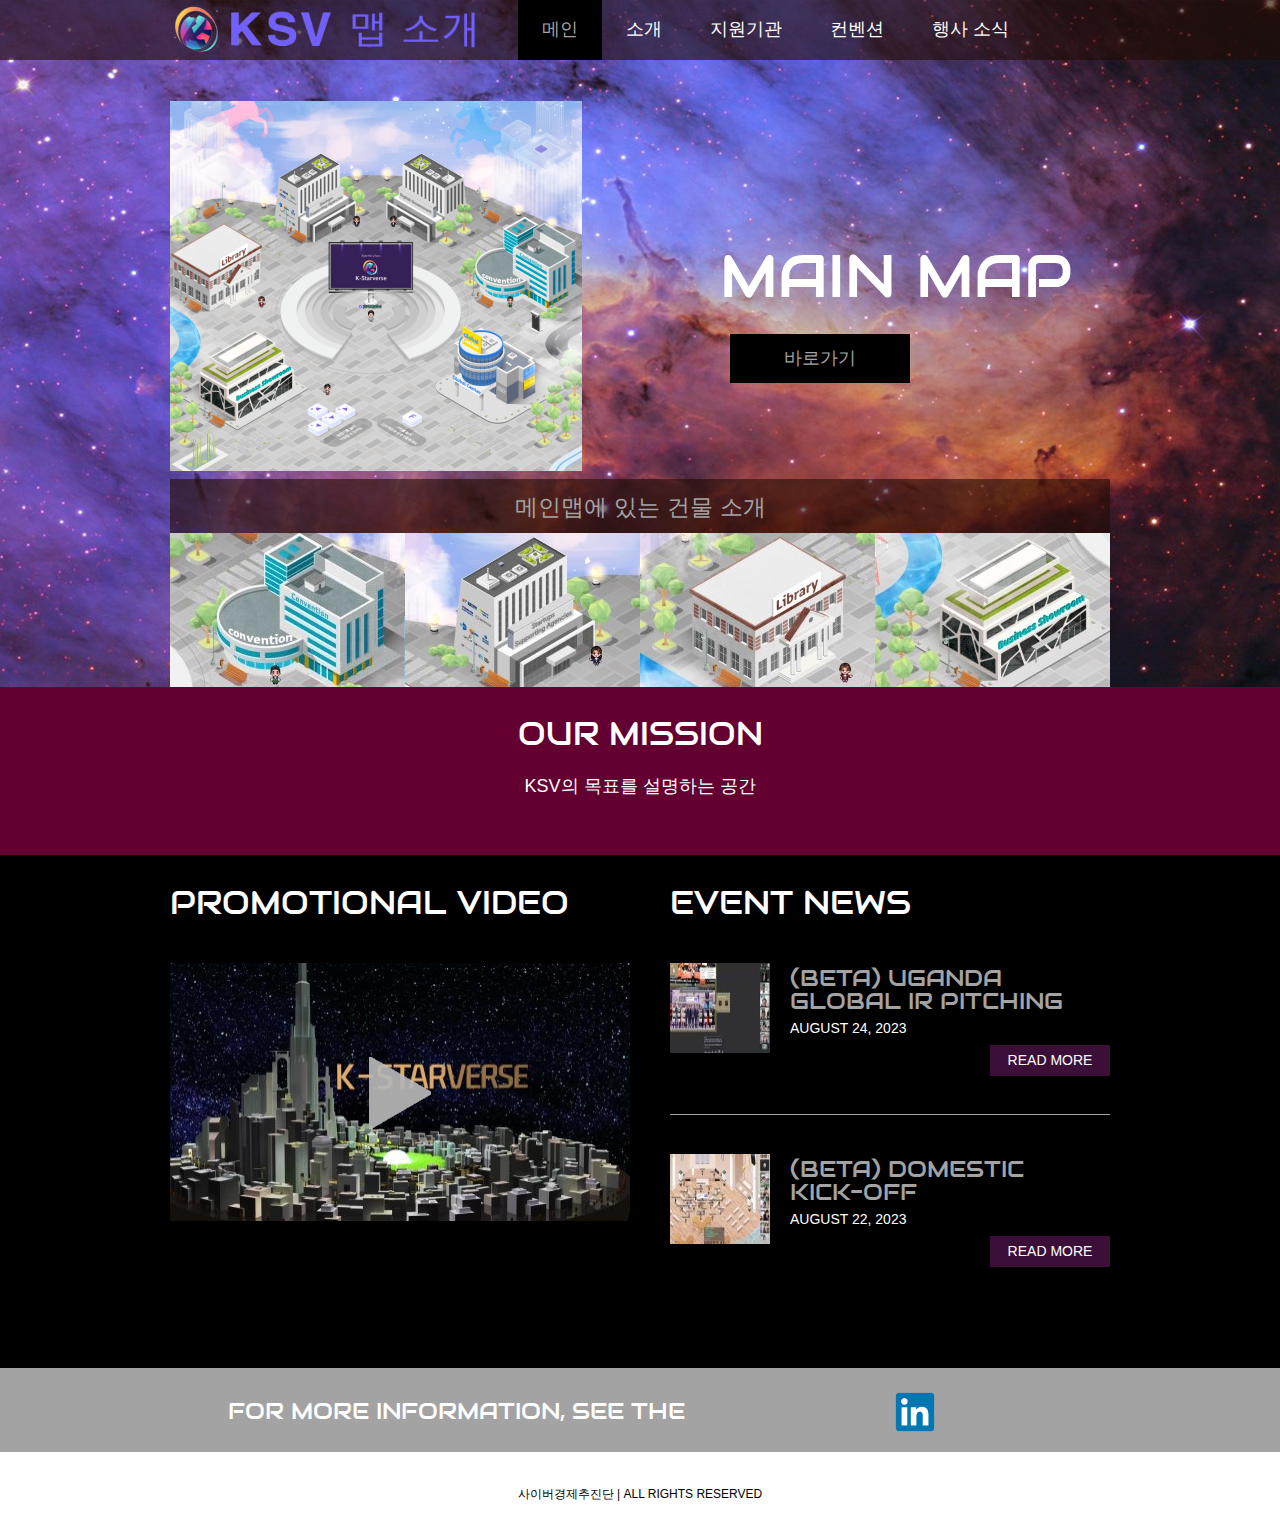
<file: index.html>
<!doctype html>
<!-- Website template by freewebsitetemplates.com -->
<html>
<head>
	<meta charset="UTF-8">
	<meta name="viewport" content="width=device-width, initial-scale=1.0">
	<title>KSV 맵 소개</title>
	<link rel="stylesheet" href="css/style.css" type="text/css">
	<link rel="stylesheet" type="text/css" href="css/mobile.css">
	<script src="js/mobile.js" type="text/javascript"></script>


<style>
    /* 이미지를 가운데 정렬하는 스타일 */
    .center-image {
        display: block; /* 이미지를 블록 요소로 만듭니다. */
        margin: 0 auto; /* 좌우 여백을 자동으로 설정하여 이미지를 수평 가운데 정렬합니다. */
    }
</style>


</head>
<body>
	<div id="page">
		<div id="header">
			<div>
				<a href="index.html" class="logo"><img src="images/logo.png" alt=""></a>
				<ul id="navigation">
					<li class="selected">
						<a href="index.html">메인</a>
					</li>
					<li>
						<a href="about.html">소개</a>

					</li>
					<li class="menu">
						<a href="supportingagencies.html">지원기관</a>
						<ul class="primary">
							<li>
								<a href="kised.html">창업진흥원</a>
								<a href="tipa.html">중진공</a>
							</li>
						</ul>
					</li>
					<li class="menu">
						<a href="convention.html">컨벤션</a>
					</li>

					<li>
						<a href="event.html">행사 소식</a>
					</li>



				</ul>
			</div>
		</div>
		<div id="body" class="home">
			<div class="header">
				<div>
					<img src="images/satellite.png" alt="" class="satellite">
					<h1>main map</h1>
					<a href="https://zep.us/@KSV" class="more">바로가기</a>

					<br><br><br><br><br><br><br><br><br><br><br><br><br><br><br>
					<h3>메인맵에 있는 건물 소개</h3>
					<ul>
						<li>
							<a href="convention.html"><img src="images/project-image1.jpg" alt=""></a>
						</li>
						<li>
							<a href="supportingagencies.html"><img src="images/project-image2.jpg" alt=""></a>
						</li>
						<li>
							<a href="https://zep.us/@KSV/8r35xw"><img src="images/project-image3.jpg" alt=""></a>
						</li>
						<li>
							<a href="https://zep.us/@KSV/DwrBkr"><img src="images/project-image4.jpg" alt=""></a>
						</li>
					</ul>
				</div>
			</div>
			<div class="body">
				<div>
					<h1>our MISSION</h1>
					<p>KSV의 목표를 설명하는 공간</p>
				</div>
			</div>
			<div class="footer">
				<div>
					<ul>
						<li>
							<h1>Promotional video</h1>
							<a href="https://www.youtube.com/watch?v=ydKCk5bhwvo"><img src="images/mars-rover.jpg" alt=""><span></span></a>
						</li>
						<li>
							<h1>Event news</h1>
							<ul>
								<li>
									<a href="event.html"><img src="images/finding-planet.jpg" alt=""></a>
									<h1>(Beta) Uganda Global IR Pitching</h1>
									<span>August 24, 2023</span>
									<a href="event.html" class="more">Read More</a>
								</li>
								<li>
									<a href="event.html"><img src="images/new-satellitedish.jpg" alt=""></a>
									<h1>(beta) Domestic kick-off</h1>
									<span>August 22, 2023</span>
									<a href="event.html" class="more">Read More</a>
								</li>
							</ul>
						</li>
					</ul>
				</div>
			</div>
		</div>
		<div id="footer">
			<div class="connect">

					<div>
					<h1>For more information, see the</h1>


						 <a href="https://www.linkedin.com/company/k-starverse/"><img src="images/linkedin-logo.png" alt="이미지 설명" class="center-image" width="40" height="40"></a>


				</div>

			</div>
			<div class="footnote">
				<div>
					<p> 사이버경제추진단 | ALL RIGHTS RESERVED</p>
				</div>
			</div>
		</div>
	</div>
</body>
</html>
</file>
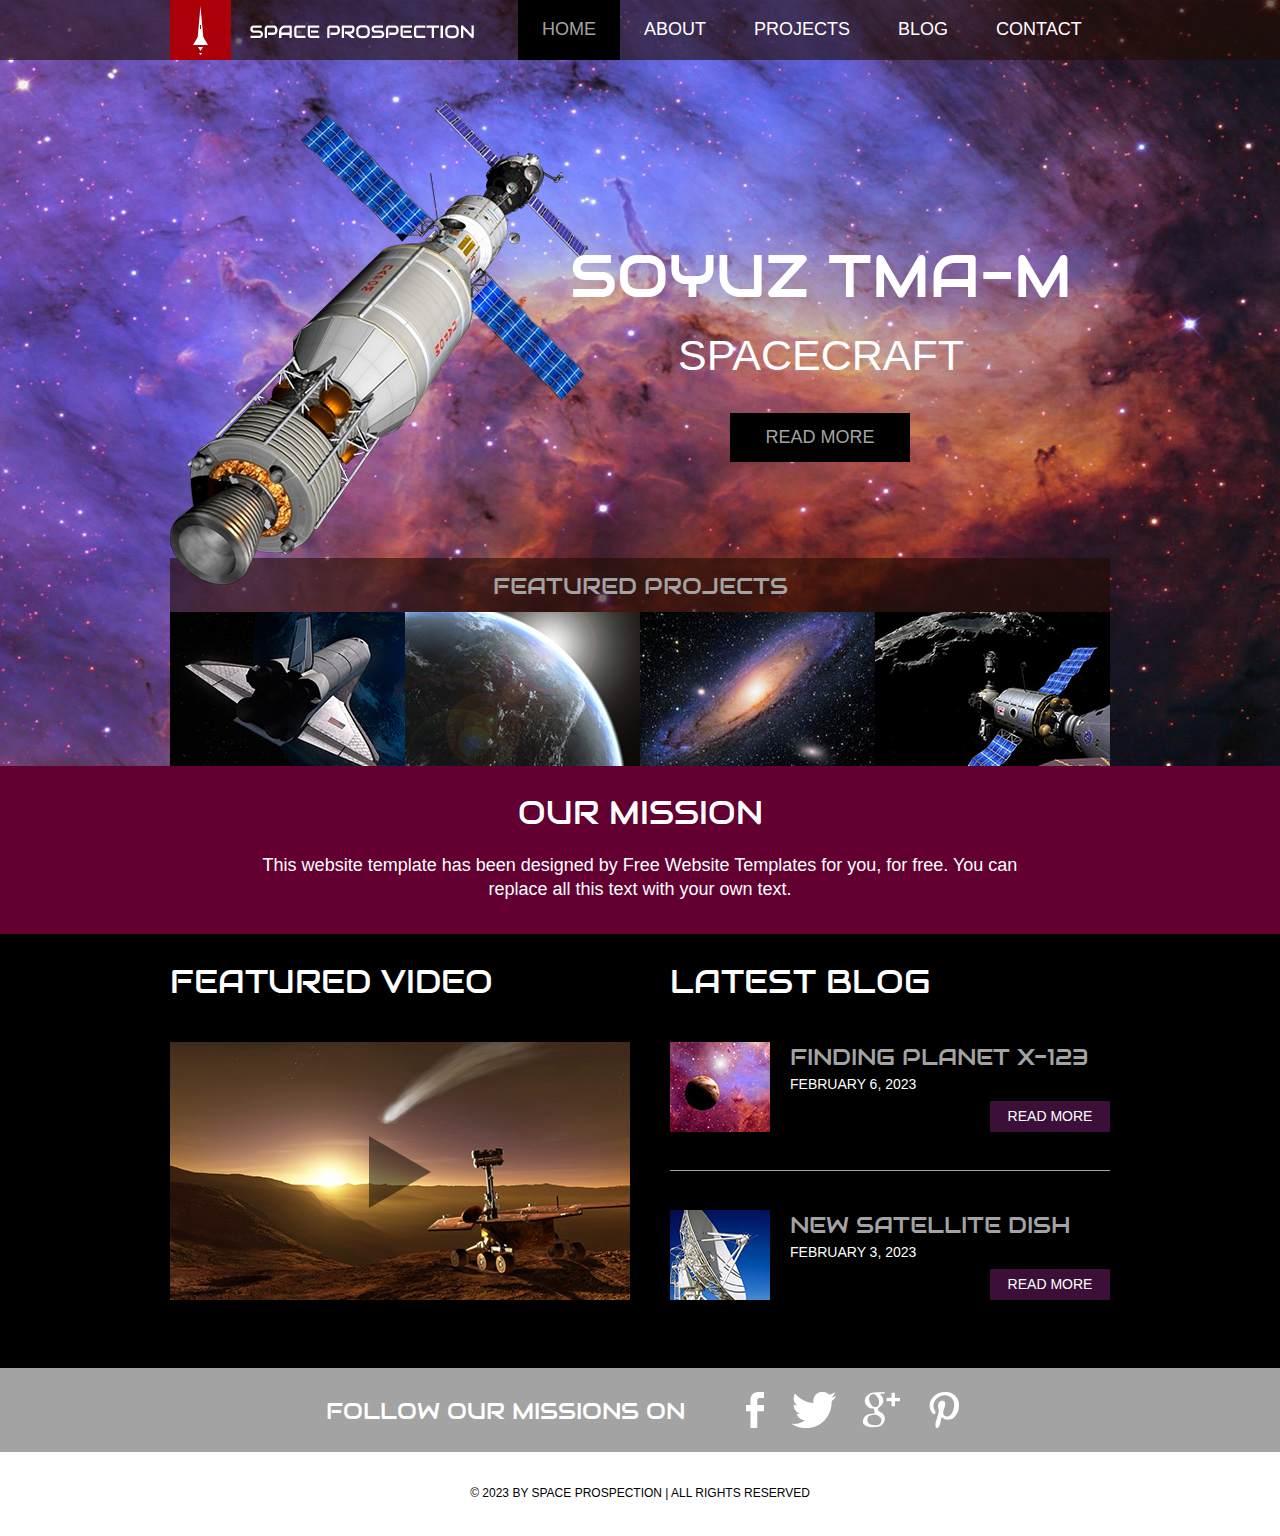
<file: space-science/upload/index.html>
<!doctype html>
<!-- Website template by freewebsitetemplates.com -->
<html>
<head>
	<meta charset="UTF-8">
	<meta name="viewport" content="width=device-width, initial-scale=1.0">
	<title>Space Science Website Template</title>
	<link rel="stylesheet" href="css/style.css" type="text/css">
	<link rel="stylesheet" type="text/css" href="css/mobile.css">
	<script src="js/mobile.js" type="text/javascript"></script>
</head>
<body>
	<div id="page">
		<div id="header">
			<div>
				<a href="index.html" class="logo"><img src="images/logo.png" alt=""></a>
				<ul id="navigation">
					<li class="selected">
						<a href="index.html">Home</a>
					</li>
					<li>
						<a href="about.html">About</a>
					</li>
					<li class="menu">
						<a href="projects.html">Projects</a>
						<ul class="primary">
							<li>
								<a href="proj1.html">proj 1</a>
							</li>
						</ul>
					</li>
					<li class="menu">
						<a href="blog.html">Blog</a>
						<ul class="secondary">
							<li>
								<a href="singlepost.html">Single post</a>
							</li>
						</ul>
					</li>
					<li>
						<a href="contact.html">Contact</a>
					</li>
				</ul>
			</div>
		</div>
		<div id="body" class="home">
			<div class="header">
				<div>
					<img src="images/satellite.png" alt="" class="satellite">
					<h1>SOYUZ TMA-M</h1>
					<h2>SPACECRAFT</h2>
					<a href="blog.html" class="more">Read More</a>
					<h3>FEATURED PROJECTS</h3>
					<ul>
						<li>
							<a href="projects.html"><img src="images/project-image1.jpg" alt=""></a>
						</li>
						<li>
							<a href="projects.html"><img src="images/project-image2.jpg" alt=""></a>
						</li>
						<li>
							<a href="projects.html"><img src="images/project-image3.jpg" alt=""></a>
						</li>
						<li>
							<a href="projects.html"><img src="images/project-image4.jpg" alt=""></a>
						</li>
					</ul>
				</div>
			</div>
			<div class="body">
				<div>
					<h1>OUR MISSION</h1>
					<p>This website template has been designed by Free Website Templates for you, for free. You can replace all this text with your own text.</p>
				</div>
			</div>
			<div class="footer">
				<div>
					<ul>
						<li>
							<h1>FEATURED VIDEO</h1>
							<a href="blog.html"><img src="images/mars-rover.jpg" alt=""><span></span></a>
						</li>
						<li>
							<h1>LATEST BLOG</h1>
							<ul>
								<li>
									<a href="blog.html"><img src="images/finding-planet.jpg" alt=""></a>
									<h1>FINDING PLANET X-123</h1>
									<span>FEBRUARY 6, 2023</span>
									<a href="blog.html" class="more">Read More</a>
								</li>
								<li>
									<a href="blog.html"><img src="images/new-satellitedish.jpg" alt=""></a>
									<h1>NEW SATELLITE DISH</h1>
									<span>FEBRUARY 3, 2023</span>
									<a href="blog.html" class="more">Read More</a>
								</li>
							</ul>
						</li>
					</ul>
				</div>
			</div>
		</div>
		<div id="footer">
			<div class="connect">
				<div>
					<h1>FOLLOW OUR  MISSIONS ON</h1>
					<div>
						<a href="http://freewebsitetemplates.com/go/facebook/" class="facebook">facebook</a>
						<a href="http://freewebsitetemplates.com/go/twitter/" class="twitter">twitter</a>
						<a href="http://freewebsitetemplates.com/go/googleplus/" class="googleplus">googleplus</a>
						<a href="http://pinterest.com/fwtemplates/" class="pinterest">pinterest</a>
					</div>
				</div>
			</div>
			<div class="footnote">
				<div>
					<p>&copy; 2023 BY SPACE PROSPECTION | ALL RIGHTS RESERVED</p>
				</div>
			</div>
		</div>
	</div>
</body>
</html>
</file>
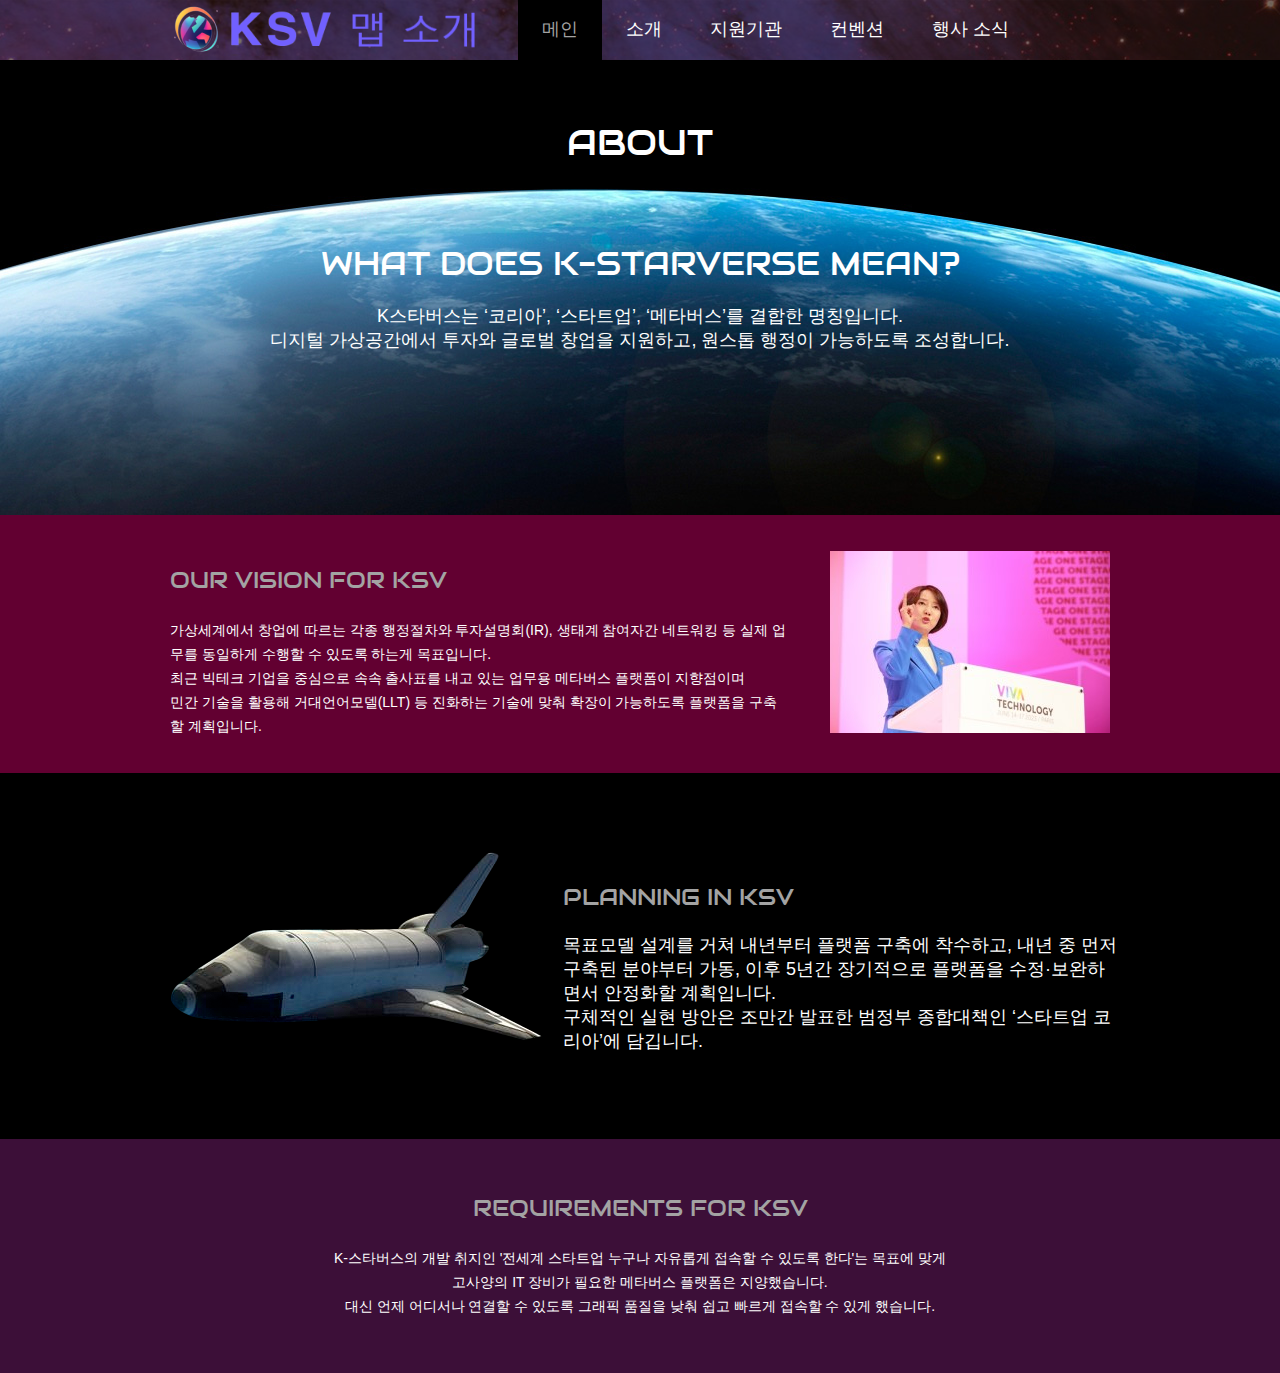
<file: about.html>
<!doctype html>
<!-- Website template by freewebsitetemplates.com -->
<html>
<head>
	<meta charset="UTF-8">
	<meta name="viewport" content="width=device-width, initial-scale=1.0">
	<title>KSV 소개</title>
	<link rel="stylesheet" href="css/style.css" type="text/css">
	<link rel="stylesheet" type="text/css" href="css/mobile.css">
	<script src="js/mobile.js" type="text/javascript"></script>
</head>
<body>
	<div id="page">
		<div id="header">
			<div>
				<a href="index.html" class="logo"><img src="images/logo.png" alt=""></a>
				<ul id="navigation">
					<li class="selected">
						<a href="index.html">메인</a>
					</li>
					<li>
						<a href="about.html">소개</a>

					</li>
					<li class="menu">
						<a href="supportingagencies.html">지원기관</a>
						<ul class="primary">
							<li>
								<a href="kised.html">창업진흥원</a>
								<a href="tipa.html">중진공</a>
							</li>
						</ul>
					</li>
					<li class="menu">
						<a href="convention.html">컨벤션</a>
					</li>

					<li>
						<a href="event.html">행사 소식</a>
					</li>

				</ul>
			</div>
		</div>
		<div id="body" class="about">
			<div class="header">
				<div>
					<h1>About</h1>
					<h2>What does K-StarVerse mean?</h2>
					<p>K스타버스는 ‘코리아’, ‘스타트업’, ‘메타버스’를 결합한 명칭입니다. <br> 디지털 가상공간에서 투자와 글로벌 창업을 지원하고, 원스톱 행정이 가능하도록 조성합니다.</p>
				</div>
			</div>
			<div class="body">
				<div>
					<img src="images/earth-satellite.jpg" alt="">
					<h2>Our vision for KSV</h2>
					<p>가상세계에서 창업에 따르는 각종 행정절차와 투자설명회(IR), 생태계 참여자간 네트워킹 등 실제 업무를 동일하게 수행할 수 있도록 하는게 목표입니다.<br> 최근 빅테크 기업을 중심으로 속속 출사표를 내고 있는 업무용 메타버스 플랫폼이 지향점이며 <br> 민간 기술을 활용해 거대언어모델(LLT) 등 진화하는 기술에 맞춰 확장이 가능하도록 플랫폼을 구축할 계획입니다.</p>
				</div>
			</div>
			<div class="footer">
				<div>
					<img src="images/space-shuttle.png" alt="">
					<h2>Planning in KSV</h2>
					<p>목표모델 설계를 거쳐 내년부터 플랫폼 구축에 착수하고, 내년 중 먼저 구축된 분야부터 가동, 이후 5년간 장기적으로 플랫폼을 수정·보완하면서 안정화할 계획입니다.<br> 구체적인 실현 방안은 조만간 발표한 범정부 종합대책인 ‘스타트업 코리아’에 담깁니다.</p>
				</div>
			</div>
			<div class="section">
				<div>
					<h2>Requirements for KSV</h2>
					<p>K-스타버스의 개발 취지인 '전세계 스타트업 누구나 자유롭게 접속할 수 있도록 한다'는 목표에 맞게 <br> 고사양의 IT 장비가 필요한 메타버스 플랫폼은 지양했습니다. <br> 대신 언제 어디서나 연결할 수 있도록 그래픽 품질을 낮춰 쉽고 빠르게 접속할 수 있게 했습니다.</p>
				</div>
			</div>
		</div>

	</div>
</body>
</html>
</file>
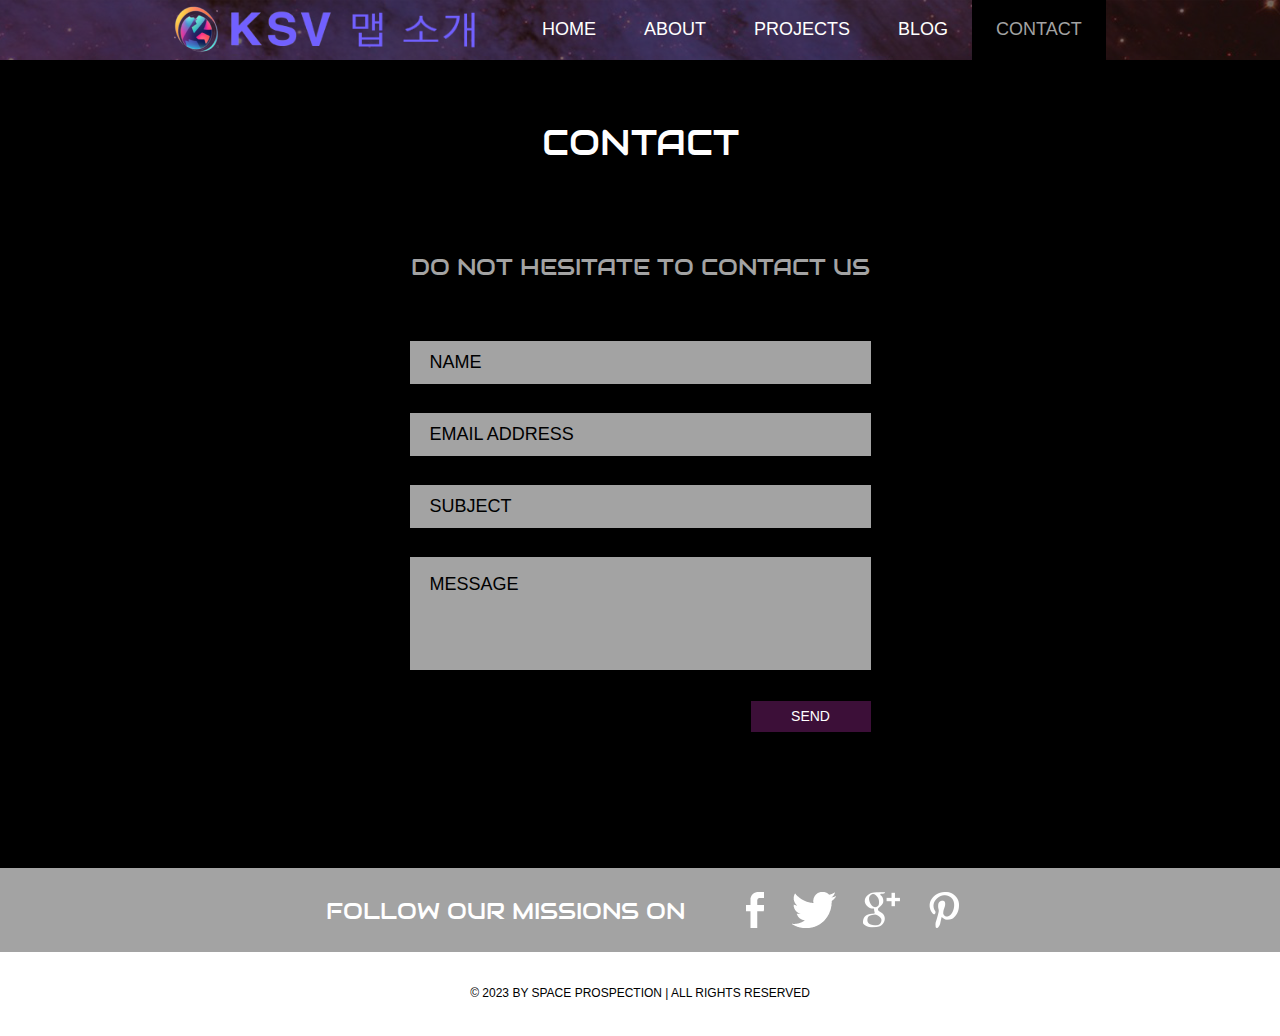
<file: contact.html>
<!doctype html>
<!-- Website template by freewebsitetemplates.com -->
<html>
<head>
	<meta charset="UTF-8">
	<meta name="viewport" content="width=device-width, initial-scale=1.0">
	<title>contact - Space Science Website Template</title>
	<link rel="stylesheet" href="css/style.css" type="text/css">
	<link rel="stylesheet" type="text/css" href="css/mobile.css">
	<script src="js/mobile.js" type="text/javascript"></script>
</head>
<body>
	<div id="page">
		<div id="header">
			<div>
				<a href="index.html" class="logo"><img src="images/logo.png" alt=""></a>
				<ul id="navigation">
					<li>
						<a href="index.html">Home</a>
					</li>
					<li>
						<a href="about.html">About</a>
					</li>
					<li class="menu">
						<a href="projects.html">Projects</a>
						<ul class="primary">
							<li>
								<a href="proj1.html">proj 1</a>
							</li>
						</ul>
					</li>
					<li class="menu">
						<a href="blog.html">Blog</a>
						<ul class="secondary">
							<li>
								<a href="singlepost.html">Single post</a>
							</li>
						</ul>
					</li>
					<li class="selected">
						<a href="contact.html">Contact</a>
					</li>
				</ul>
			</div>
		</div>
		<div id="body">
			<div class="header">
				<div class="contact">
					<h1>Contact</h1>
					<h2>DO NOT HESITATE TO CONTACT US</h2>
					<form action="index.html">
						<input type="text" name="Name" value="Name" onblur="this.value=!this.value?'Name':this.value;" onfocus="this.select()" onclick="this.value='';">
						<input type="text" name="Email Address" value="Email Address" onblur="this.value=!this.value?'Email Address':this.value;" onfocus="this.select()" onclick="this.value='';">
						<input type="text" name="Subject" value="Subject" onblur="this.value=!this.value?'Subject':this.value;" onfocus="this.select()" onclick="this.value='';">
						<textarea name="message" cols="50" rows="7">Message</textarea>
						<input type="submit" value="Send" id="submit">
					</form>
				</div>
			</div>
		</div>
		<div id="footer">
			<div class="connect">
				<div>
					<h1>FOLLOW OUR  MISSIONS ON</h1>
					<div>
						<a href="http://freewebsitetemplates.com/go/facebook/" class="facebook">facebook</a>
						<a href="http://freewebsitetemplates.com/go/twitter/" class="twitter">twitter</a>
						<a href="http://freewebsitetemplates.com/go/googleplus/" class="googleplus">googleplus</a>
						<a href="http://pinterest.com/fwtemplates/" class="pinterest">pinterest</a>
					</div>
				</div>
			</div>
			<div class="footnote">
				<div>
					<p>&copy; 2023 BY SPACE PROSPECTION | ALL RIGHTS RESERVED</p>
				</div>
			</div>
		</div>
	</div>
</body>
</html>
</file>
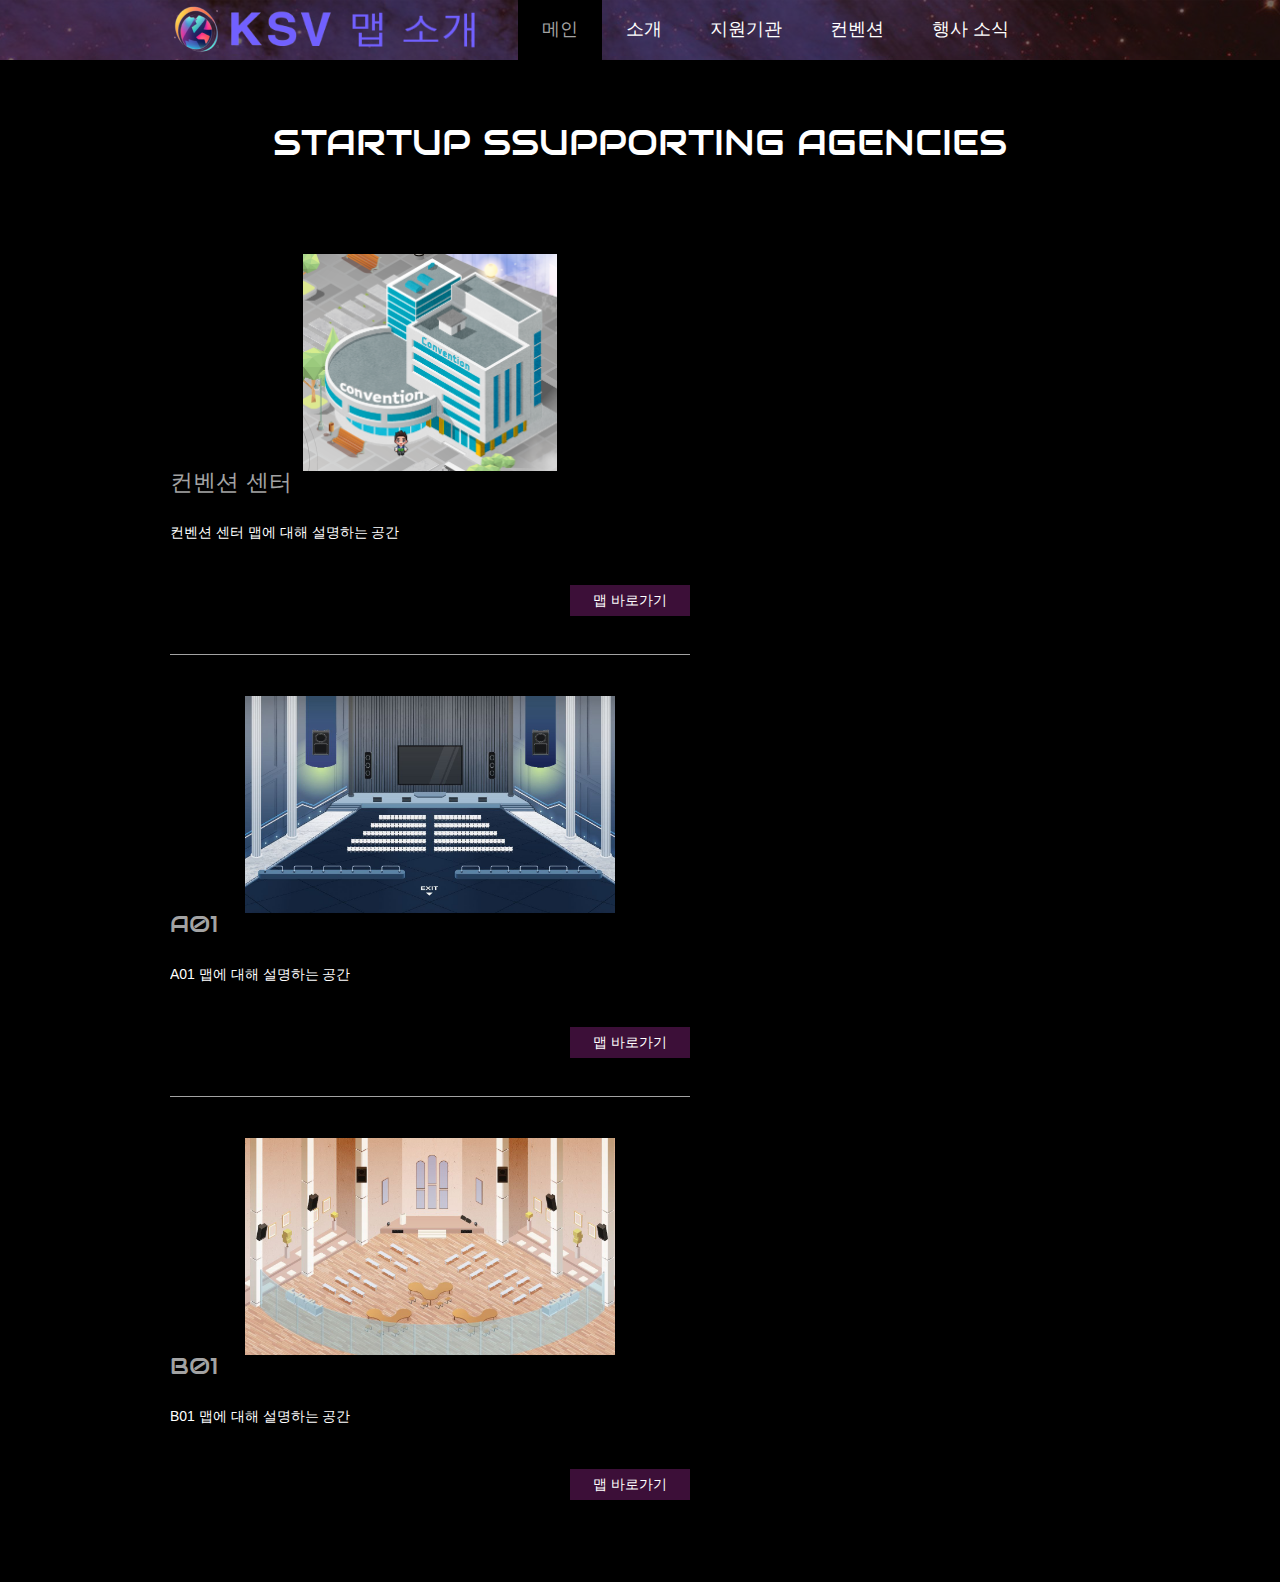
<file: convention.html>
<!doctype html>
<!-- Website template by freewebsitetemplates.com -->
<html>
<head>
	<meta charset="UTF-8">
	<meta name="viewport" content="width=device-width, initial-scale=1.0">
	<title>projects - Space Science Website Template</title>
	<link rel="stylesheet" href="css/style.css" type="text/css">
	<link rel="stylesheet" type="text/css" href="css/mobile.css">
	<script src="js/mobile.js" type="text/javascript"></script>
</head>
<body>
	<div id="page">
		<div id="header">
			<div>
				<a href="index.html" class="logo"><img src="images/logo.png" alt=""></a>
				<ul id="navigation">
					<li class="selected">
						<a href="index.html">메인</a>
					</li>
					<li>
						<a href="about.html">소개</a>

					</li>
					<li class="menu">
						<a href="supportingagencies.html">지원기관</a>
						<ul class="primary">
							<li>
								<a href="kised.html">창업진흥원</a>
								<a href="tipa.html">중진공</a>
							</li>
						</ul>
					</li>
					<li class="menu">
						<a href="convention.html">컨벤션</a>
					</li>

					<li>
						<a href="event.html">행사 소식</a>
					</li>

				</ul>
			</div>
		</div>
		<div id="body">
			<div class="header">
				<div>
					<h1>startup ssupporting agencies</h1>
					<ul>
						<li>
							<img src="images/convention.png" alt="" weigh="380" height="217"></a>
							<div>
								<h1>컨벤션 센터</h1>
								<p>컨벤션 센터 맵에 대해 설명하는 공간</p>
								<a href="https://zep.us/@KSV/D9v569" class="more">맵 바로가기</a>
							</div>
						</li>
						

						<li>
							<img src="images/A01.jpg" alt="" weigh="380" height="217"></a>
							<div>
								<h1>A01</h1>
								<p>A01 맵에 대해 설명하는 공간</p>
								<a href="https://zep.us/@KSV/8Mlg7B" class="more">맵 바로가기</a>
							</div>
						</li>

						<li>
							<img src="images/A02.jpg" alt="" weigh="380" height="217"></a>
							<div>
								<h1>B01</h1>
								<p>B01 맵에 대해 설명하는 공간</p>
								<a href="https://zep.us/@KSV/23v7Pk" class="more">맵 바로가기</a>
							</div>
						</li>

					</ul>
				</div>
			</div>
		</div>

	</div>
</body>
</html>
</file>
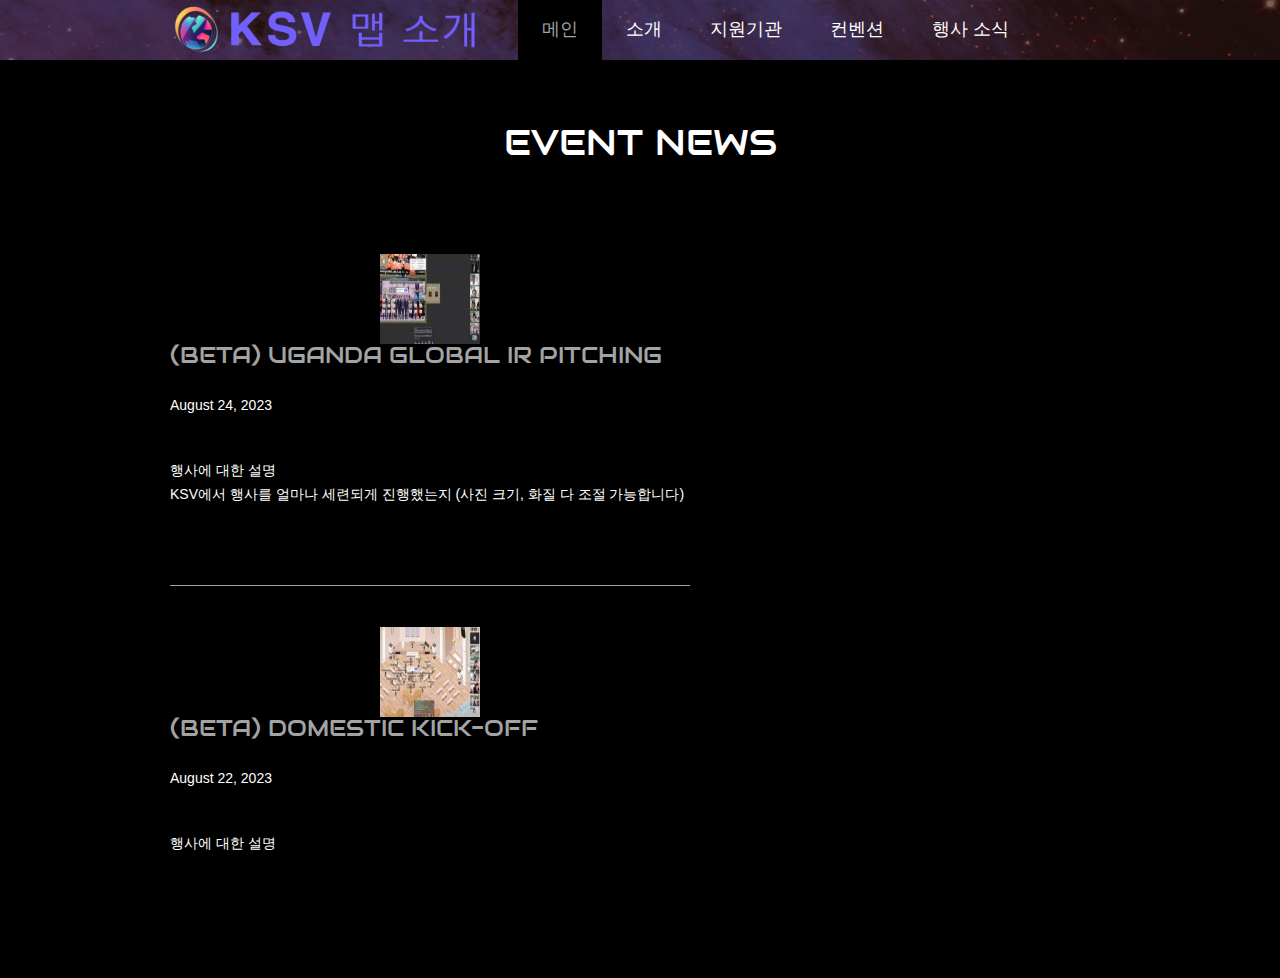
<file: event.html>
<!doctype html>
<!-- Website template by freewebsitetemplates.com -->
<html>
<head>
	<meta charset="UTF-8">
	<meta name="viewport" content="width=device-width, initial-scale=1.0">
	<title>projects - Space Science Website Template</title>
	<link rel="stylesheet" href="css/style.css" type="text/css">
	<link rel="stylesheet" type="text/css" href="css/mobile.css">
	<script src="js/mobile.js" type="text/javascript"></script>
</head>
<body>
	<div id="page">
		<div id="header">
			<div>
				<a href="index.html" class="logo"><img src="images/logo.png" alt=""></a>
				<ul id="navigation">
					<li class="selected">
						<a href="index.html">메인</a>
					</li>
					<li>
						<a href="about.html">소개</a>

					</li>
					<li class="menu">
						<a href="supportingagencies.html">지원기관</a>
						<ul class="primary">
							<li>
								<a href="kised.html">창업진흥원</a>
								<a href="tipa.html">중진공</a>
							</li>
						</ul>
					</li>
					<li class="menu">
						<a href="convention.html">컨벤션</a>
					</li>

					<li>
						<a href="event.html">행사 소식</a>
					</li>

				</ul>
			</div>
		</div>
		<div id="body">
			<div class="header">
				<div>
					<h1>Event news</h1>
					<ul>
						<li>
							<img src="images/finding-planet.jpg" alt=""></a>
							<div>
								<h1>(Beta) Uganda Global IR Pitching</h1>
								<p>August 24, 2023</p>
								<p>행사에 대한 설명 <br>KSV에서 행사를 얼마나 세련되게 진행했는지 (사진 크기, 화질 다 조절 가능합니다)</p>
							
							</div>
						</li>
						<li>
							<img src="images/new-satellitedish.jpg" alt=""></a>
							<div>
								<h1>(beta) Domestic kick-off</h1>
								<p>August 22, 2023</p>
								<p>행사에 대한 설명</p>
								
							</div>
						</li>
					</ul>
				</div>
			</div>
		</div>
		
	</div>
</body>
</html>
</file>
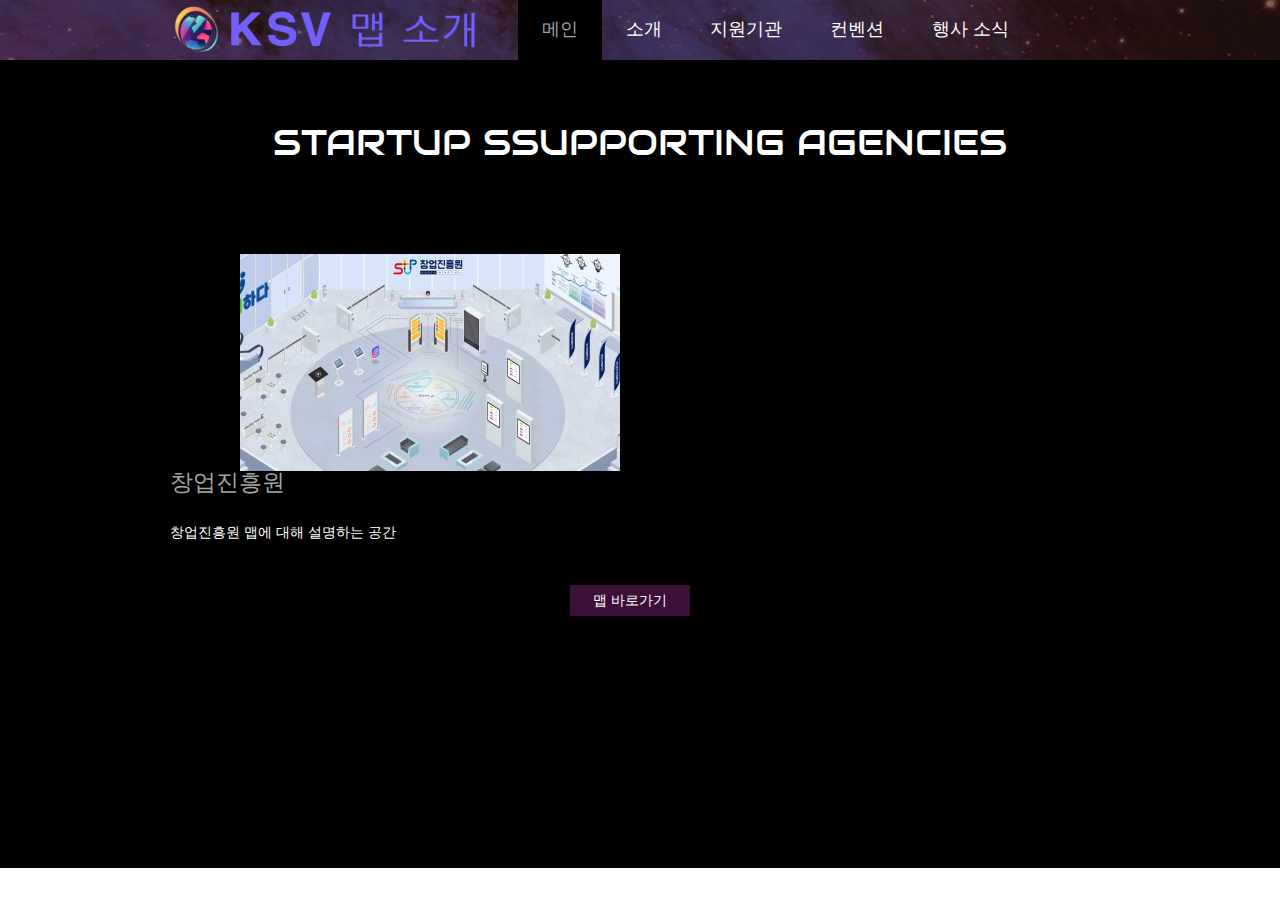
<file: kised.html>
<!doctype html>
<!-- Website template by freewebsitetemplates.com -->
<html>
<head>
	<meta charset="UTF-8">
	<meta name="viewport" content="width=device-width, initial-scale=1.0">
	<title>projects - Space Science Website Template</title>
	<link rel="stylesheet" href="css/style.css" type="text/css">
	<link rel="stylesheet" type="text/css" href="css/mobile.css">
	<script src="js/mobile.js" type="text/javascript"></script>
</head>
<body>
	<div id="page">
		<div id="header">
			<div>
				<a href="index.html" class="logo"><img src="images/logo.png" alt=""></a>
				<ul id="navigation">
					<li class="selected">
						<a href="index.html">메인</a>
					</li>
					<li>
						<a href="about.html">소개</a>

					</li>
					<li class="menu">
						<a href="supportingagencies.html">지원기관</a>
						<ul class="primary">
							<li>
								<a href="kised.html">창업진흥원</a>
								<a href="tipa.html">중진공</a>
							</li>
						</ul>
					</li>
					<li class="menu">
						<a href="convention.html">컨벤션</a>
					</li>

					<li>
						<a href="event.html">행사 소식</a>
					</li>

				</ul>
			</div>
		</div>
		<div id="body">
			<div class="header">
				<div>
					<h1>startup ssupporting agencies</h1>
					<ul>
						<li>
							<img src="images/kised.jpg" alt=""></a>
							<div>
								<h1>창업진흥원</h1>
								<p>창업진흥원 맵에 대해 설명하는 공간</p>
								<a href="https://zep.us/@KSV/2e53Od" class="more">맵 바로가기</a>
							</div>
						</li>
						
					</ul>
				</div>
			</div>
		</div>

	</div>
</body>
</html>
</file>
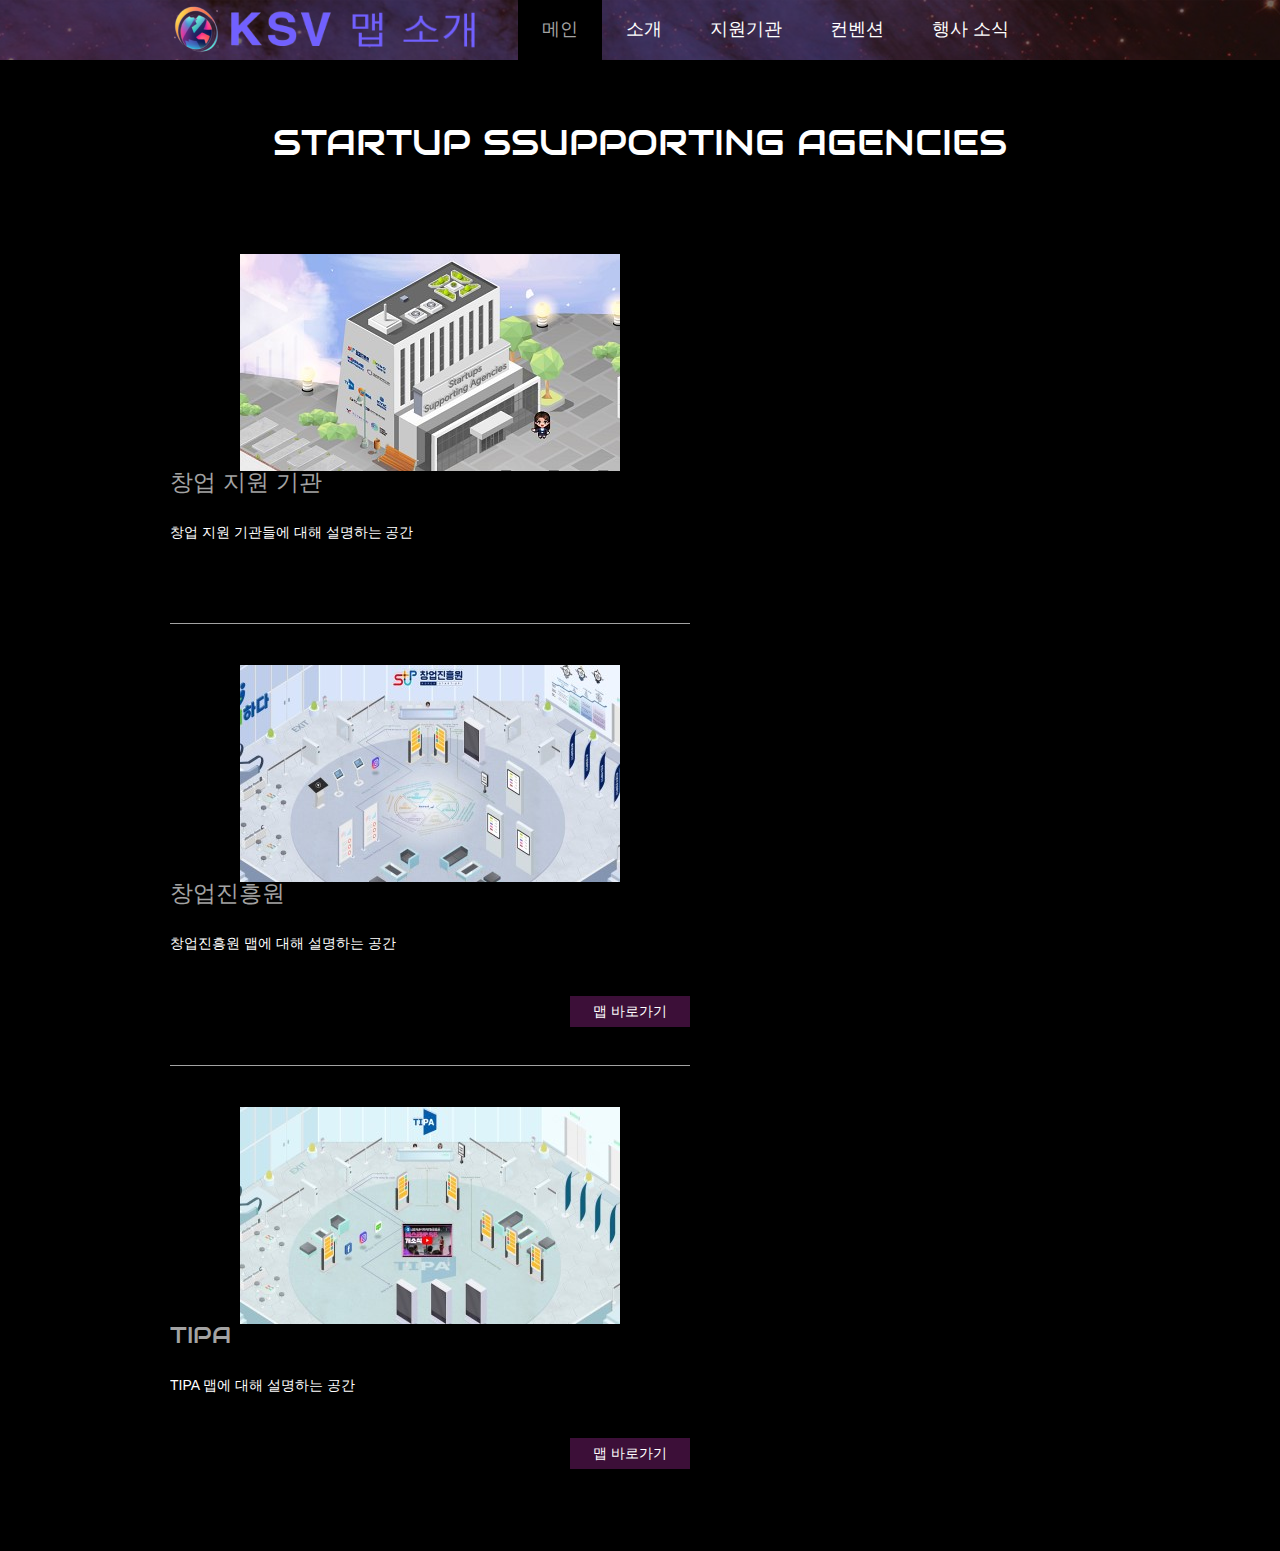
<file: supportingagencies.html>
<!doctype html>
<!-- Website template by freewebsitetemplates.com -->
<html>
<head>
	<meta charset="UTF-8">
	<meta name="viewport" content="width=device-width, initial-scale=1.0">
	<title>projects - Space Science Website Template</title>
	<link rel="stylesheet" href="css/style.css" type="text/css">
	<link rel="stylesheet" type="text/css" href="css/mobile.css">
	<script src="js/mobile.js" type="text/javascript"></script>
</head>
<body>
	<div id="page">
		<div id="header">
			<div>
				<a href="index.html" class="logo"><img src="images/logo.png" alt=""></a>
				<ul id="navigation">
					<li class="selected">
						<a href="index.html">메인</a>
					</li>
					<li>
						<a href="about.html">소개</a>

					</li>
					<li class="menu">
						<a href="supportingagencies.html">지원기관</a>
						<ul class="primary">
							<li>
								<a href="kised.html">창업진흥원</a>
								<a href="tipa.html">중진공</a>
							</li>
						</ul>
					</li>
					<li class="menu">
						<a href="convention.html">컨벤션</a>
					</li>

					<li>
						<a href="event.html">행사 소식</a>
					</li>

				</ul>
			</div>
		</div>
		<div id="body">
			<div class="header">
				<div>
					<h1>startup ssupporting agencies</h1>
					<ul>
						<li>
							<img src="images/supportingagencies.jpg" alt="">
							<div>
								<h1>창업 지원 기관 </h1>
								<p>창업 지원 기관들에 대해 설명하는 공간</p>
								
							</div>
						</li>
						<li>
							<img src="images/kised.jpg" alt=""></a>
							<div>
								<h1>창업진흥원</h1>
								<p>창업진흥원 맵에 대해 설명하는 공간</p>
								<a href="https://zep.us/@KSV/2e53Od" class="more">맵 바로가기</a>
							</div>
						</li>
						<li>
							<img src="images/tipa.jpg" alt=""></a>
							<div>
								<h1>TIPA</h1>
								<p>TIPA 맵에 대해 설명하는 공간</p>
								<a href="https://zep.us/@KSV/24vBXM" class="more">맵 바로가기</a>
							</div>
						</li>
					</ul>
				</div>
			</div>
		</div>

	</div>
</body>
</html>
</file>
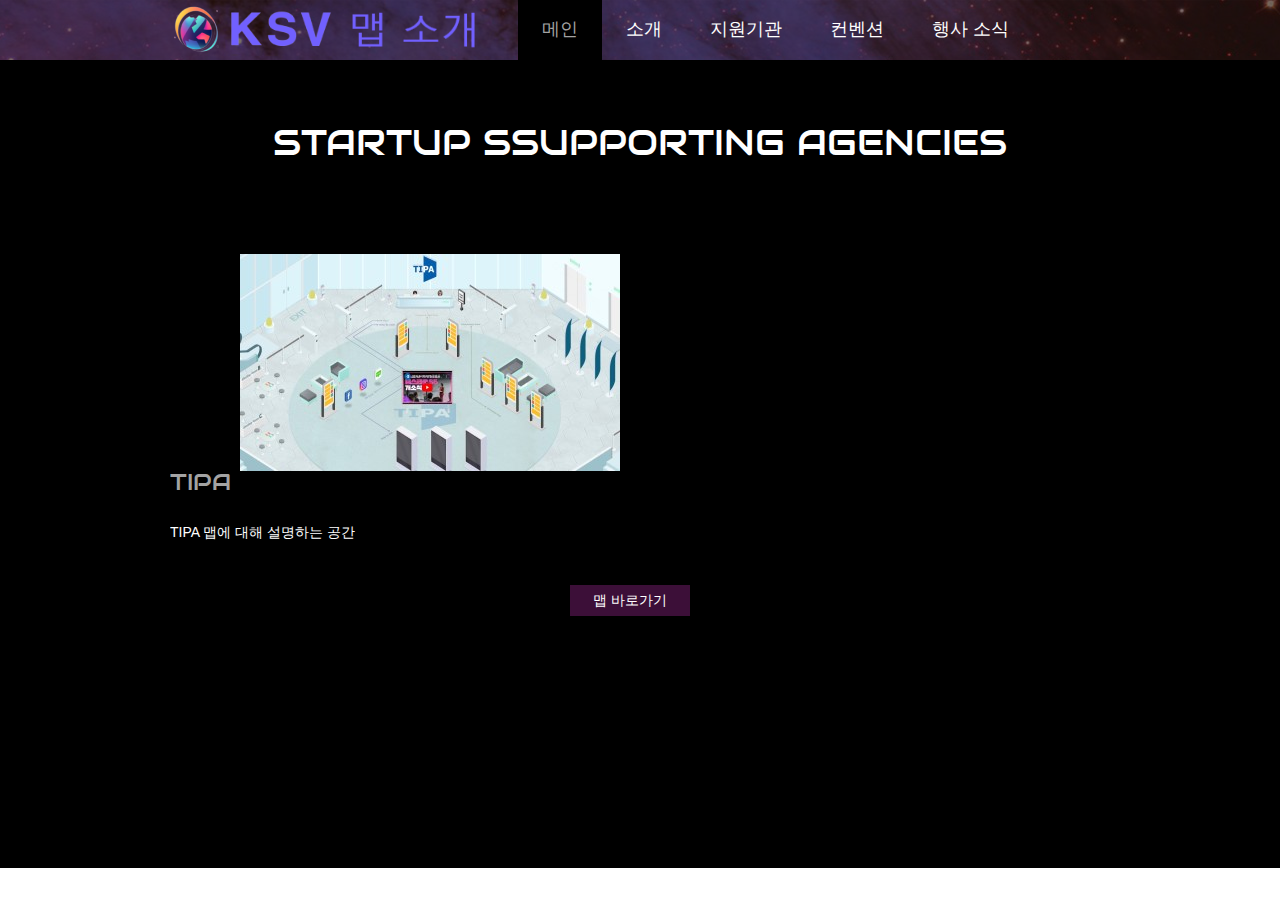
<file: tipa.html>
<!doctype html>
<!-- Website template by freewebsitetemplates.com -->
<html>
<head>
	<meta charset="UTF-8">
	<meta name="viewport" content="width=device-width, initial-scale=1.0">
	<title>projects - Space Science Website Template</title>
	<link rel="stylesheet" href="css/style.css" type="text/css">
	<link rel="stylesheet" type="text/css" href="css/mobile.css">
	<script src="js/mobile.js" type="text/javascript"></script>
</head>
<body>
	<div id="page">
		<div id="header">
			<div>
				<a href="index.html" class="logo"><img src="images/logo.png" alt=""></a>
				<ul id="navigation">
					<li class="selected">
						<a href="index.html">메인</a>
					</li>
					<li>
						<a href="about.html">소개</a>

					</li>
					<li class="menu">
						<a href="supportingagencies.html">지원기관</a>
						<ul class="primary">
							<li>
								<a href="kised.html">창업진흥원</a>
								<a href="tipa.html">중진공</a>
							</li>
						</ul>
					</li>
					<li class="menu">
						<a href="convention.html">컨벤션</a>
					</li>

					<li>
						<a href="event.html">행사 소식</a>
					</li>

				</ul>
			</div>
		</div>
		<div id="body">
			<div class="header">
				<div>
					<h1>startup ssupporting agencies</h1>
					<ul>
						<li>
							<img src="images/tipa.jpg" alt=""></a>
							<div>
								<h1>TIPA</h1>
								<p>TIPA 맵에 대해 설명하는 공간</p>
								<a href="https://zep.us/@KSV/24vBXM" class="more">맵 바로가기</a>
							</div>
						</li>
						
					</ul>
				</div>
			</div>
		</div>

	</div>
</body>
</html>
</file>
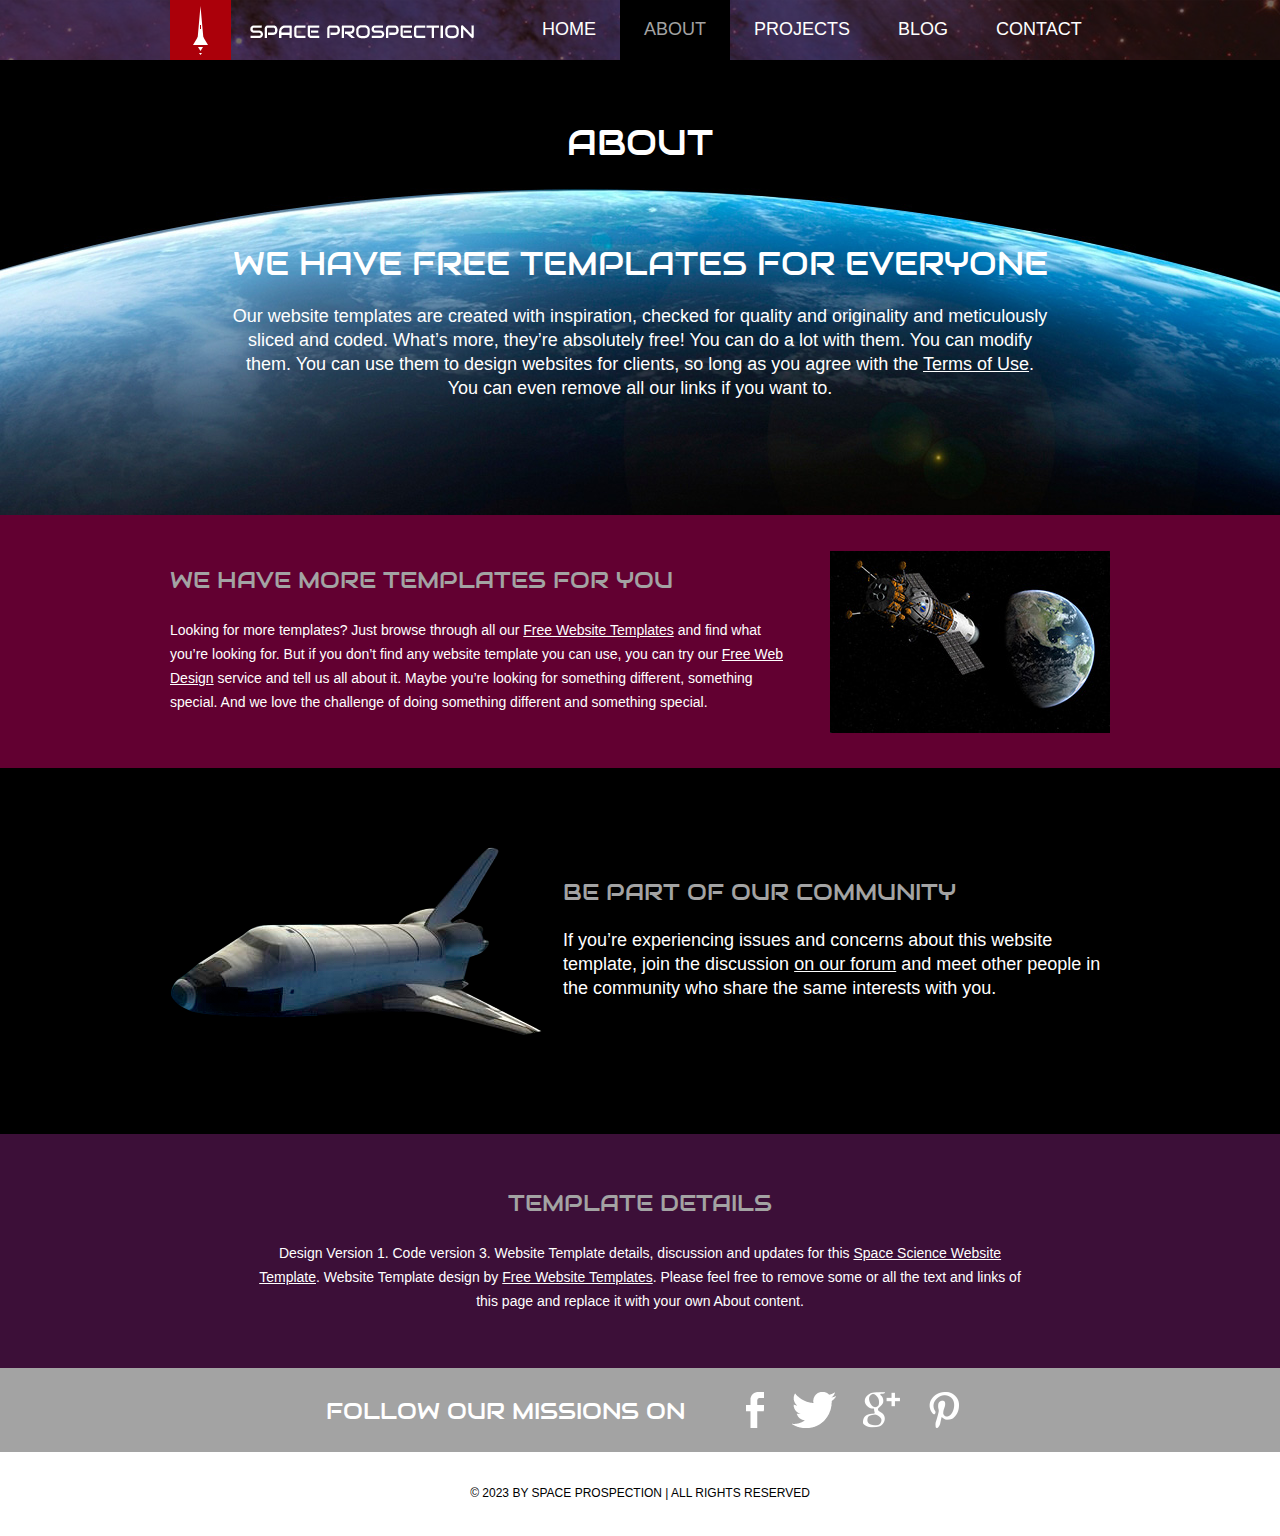
<file: space-science/upload/about.html>
<!doctype html>
<!-- Website template by freewebsitetemplates.com -->
<html>
<head>
	<meta charset="UTF-8">
	<meta name="viewport" content="width=device-width, initial-scale=1.0">
	<title>about - Space Science Website Template</title>
	<link rel="stylesheet" href="css/style.css" type="text/css">
	<link rel="stylesheet" type="text/css" href="css/mobile.css">
	<script src="js/mobile.js" type="text/javascript"></script>
</head>
<body>
	<div id="page">
		<div id="header">
			<div>
				<a href="index.html" class="logo"><img src="images/logo.png" alt=""></a>
				<ul id="navigation">
					<li>
						<a href="index.html">Home</a>
					</li>
					<li class="selected">
						<a href="about.html">About</a>
					</li>
					<li class="menu">
						<a href="projects.html">Projects</a>
						<ul class="primary">
							<li>
								<a href="proj1.html">proj 1</a>
							</li>
						</ul>
					</li>
					<li class="menu">
						<a href="blog.html">Blog</a>
						<ul class="secondary">
							<li>
								<a href="singlepost.html">Single post</a>
							</li>
						</ul>
					</li>
					<li>
						<a href="contact.html">Contact</a>
					</li>
				</ul>
			</div>
		</div>
		<div id="body" class="about">
			<div class="header">
				<div>
					<h1>About</h1>
					<h2>We Have Free Templates for Everyone</h2>
					<p>Our website templates are created with inspiration, checked for quality and originality and meticulously sliced and coded. What’s more, they’re absolutely free! You can do a lot with them. You can modify them. You can use them to design websites for clients, so long as you agree with the <a href="https://freewebsitetemplates.com/about/terms/">Terms of Use</a>. You can even remove all our links if you want to.</p>
				</div>
			</div>
			<div class="body">
				<div>
					<img src="images/earth-satellite.jpg" alt="">
					<h2>We Have More Templates for You</h2>
					<p>Looking for more templates? Just browse through all our <a href="https://freewebsitetemplates.com/">Free Website Templates</a> and find what you’re looking for. But if you don’t find any website template you can use, you can try our <a href="https://freewebsitetemplates.com/freewebdesign/">Free Web Design</a> service and tell us all about it. Maybe you’re looking for something different, something special. And we love the challenge of doing something different and something special.</p>
				</div>
			</div>
			<div class="footer">
				<div>
					<img src="images/space-shuttle.png" alt="">
					<h2>Be Part of Our Community</h2>
					<p>If you’re experiencing issues and concerns about this website template, join the discussion <a href="https://freewebsitetemplates.com/forums/">on our forum</a> and meet other people in the community who share the same interests with you.</p>
				</div>
			</div>
			<div class="section">
				<div>
					<h2>Template Details</h2>
					<p>Design Version 1. Code version 3. Website Template details, discussion and updates for this <a href="https://freewebsitetemplates.com/discuss/spacescience/"> Space Science Website Template</a>. Website Template design by <a href="https://freewebsitetemplates.com/">Free Website Templates</a>. Please feel free to remove some or all the text and links of this page and replace it with your own About content.</p>
				</div>
			</div>
		</div>
		<div id="footer">
			<div class="connect">
				<div>
					<h1>FOLLOW OUR  MISSIONS ON</h1>
					<div>
						<a href="http://freewebsitetemplates.com/go/facebook/" class="facebook">facebook</a>
						<a href="http://freewebsitetemplates.com/go/twitter/" class="twitter">twitter</a>
						<a href="http://freewebsitetemplates.com/go/googleplus/" class="googleplus">googleplus</a>
						<a href="http://freewebsitetemplates.com/go/pinterest/" class="pinterest">pinterest</a>
					</div>
				</div>
			</div>
			<div class="footnote">
				<div>
					<p>&copy; 2023 BY SPACE PROSPECTION | ALL RIGHTS RESERVED</p>
				</div>
			</div>
		</div>
	</div>
</body>
</html>
</file>
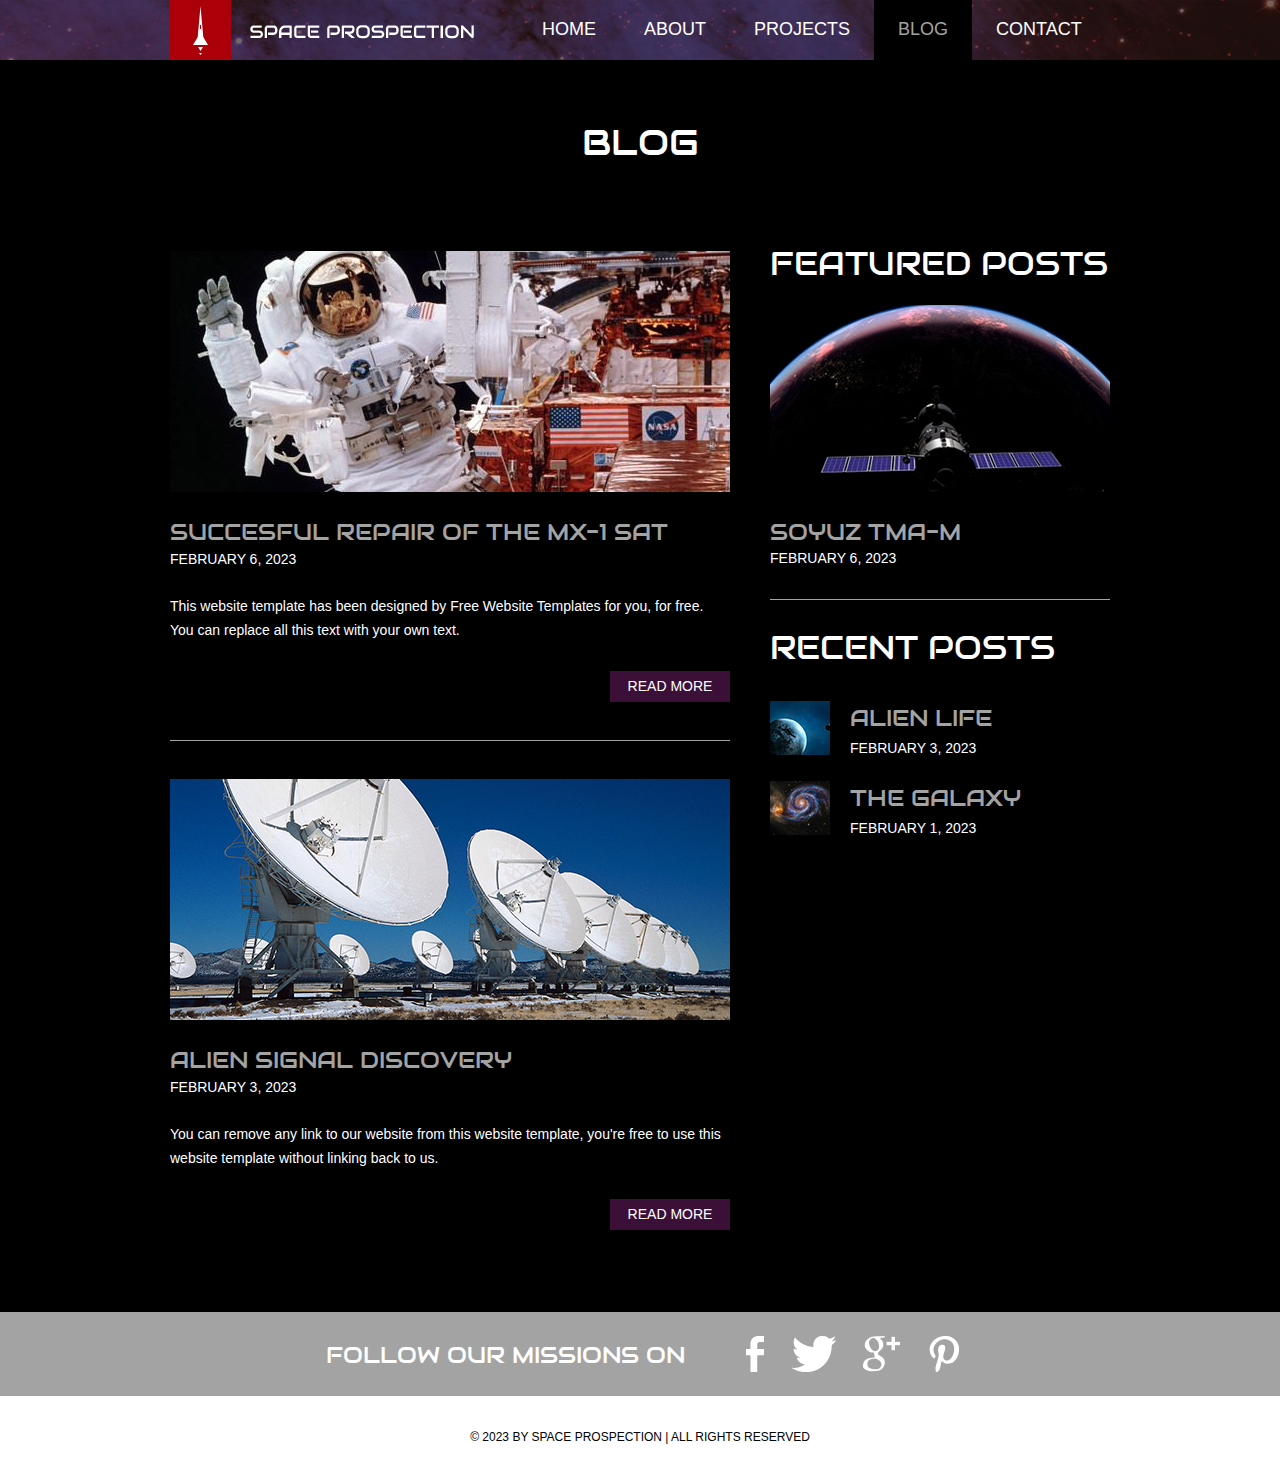
<file: space-science/upload/blog.html>
<!doctype html>
<!-- Website template by freewebsitetemplates.com -->
<html>
<head>
	<meta charset="UTF-8">
	<meta name="viewport" content="width=device-width, initial-scale=1.0">
	<title>blog - Space Science Website Template</title>
	<link rel="stylesheet" href="css/style.css" type="text/css">
	<link rel="stylesheet" type="text/css" href="css/mobile.css">
	<script src="js/mobile.js" type="text/javascript"></script>
</head>
<body>
	<div id="page">
		<div id="header">
			<div>
				<a href="index.html" class="logo"><img src="images/logo.png" alt=""></a>
				<ul id="navigation">
					<li>
						<a href="index.html">Home</a>
					</li>
					<li>
						<a href="about.html">About</a>
					</li>
					<li class="menu">
						<a href="projects.html">Projects</a>
						<ul class="primary">
							<li>
								<a href="proj1.html">proj 1</a>
							</li>
						</ul>
					</li>
					<li class="menu selected">
						<a href="blog.html">Blog</a>
						<ul class="secondary">
							<li>
								<a href="singlepost.html">Single post</a>
							</li>
						</ul>
					</li>
					<li>
						<a href="contact.html">Contact</a>
					</li>
				</ul>
			</div>
		</div>
		<div id="body">
			<div class="header">
				<div>
					<h1>Blog</h1>
					<div class="article">
						<ul>
							<li>
								<a href="singlepost.html"><img src="images/astronaut.jpg" alt=""></a>
								<h1>SUCCESFUL REPAIR OF THE MX-1 SAT</h1>
								<span>FEBRUARY 6, 2023</span>
								<p>This website template has been designed by Free Website Templates for you, for free. You can replace all this text with your own text.</p>
								<a href="singlepost.html" class="more">Read More</a>
							</li>
							<li>
								<a href="singlepost.html"><img src="images/satellite-dish.jpg" alt=""></a>
								<h1>ALIEN SIGNAL DISCOVERY</h1>
								<span>FEBRUARY 3, 2023</span>
								<p>You can remove any link to our website from this website template, you're free to use this website template without linking back to us.</p>
								<a href="singlepost.html" class="more">Read More</a>
							</li>
						</ul>
					</div>
					<div class="sidebar">
						<ul>
							<li>
								<h1>FEATURED POSTS</h1>
								<a href="singlepost.html"><img src="images/moon-satellite.jpg" alt=""></a>
								<h2>SOYUZ TMA-M</h2>
								<span>FEBRUARY 6, 2023</span>
							</li>
							<li>
								<h1>RECENT POSTS</h1>
								<ul>
									<li>
										<a href="singlepost.html"><img src="images/alien-life.jpg" alt=""></a>
										<h2>ALIEN LIFE</h2>
										<span>FEBRUARY 3, 2023</span>
									</li>
									<li>
										<a href="singlepost.html"><img src="images/galaxy.jpg" alt=""></a>
										<h2>THE GALAXY</h2>
										<span>FEBRUARY 1, 2023</span>
									</li>
								</ul>
							</li>
						</ul>
					</div>
				</div>
			</div>
		</div>
		<div id="footer">
			<div class="connect">
				<div>
					<h1>FOLLOW OUR  MISSIONS ON</h1>
					<div>
						<a href="http://freewebsitetemplates.com/go/facebook/" class="facebook">facebook</a>
						<a href="http://freewebsitetemplates.com/go/twitter/" class="twitter">twitter</a>
						<a href="http://freewebsitetemplates.com/go/googleplus/" class="googleplus">googleplus</a>
						<a href="http://pinterest.com/fwtemplates/" class="pinterest">pinterest</a>
					</div>
				</div>
			</div>
			<div class="footnote">
				<div>
					<p>&copy; 2023 BY SPACE PROSPECTION | ALL RIGHTS RESERVED</p>
				</div>
			</div>
		</div>
	</div>
</body>
</html>
</file>
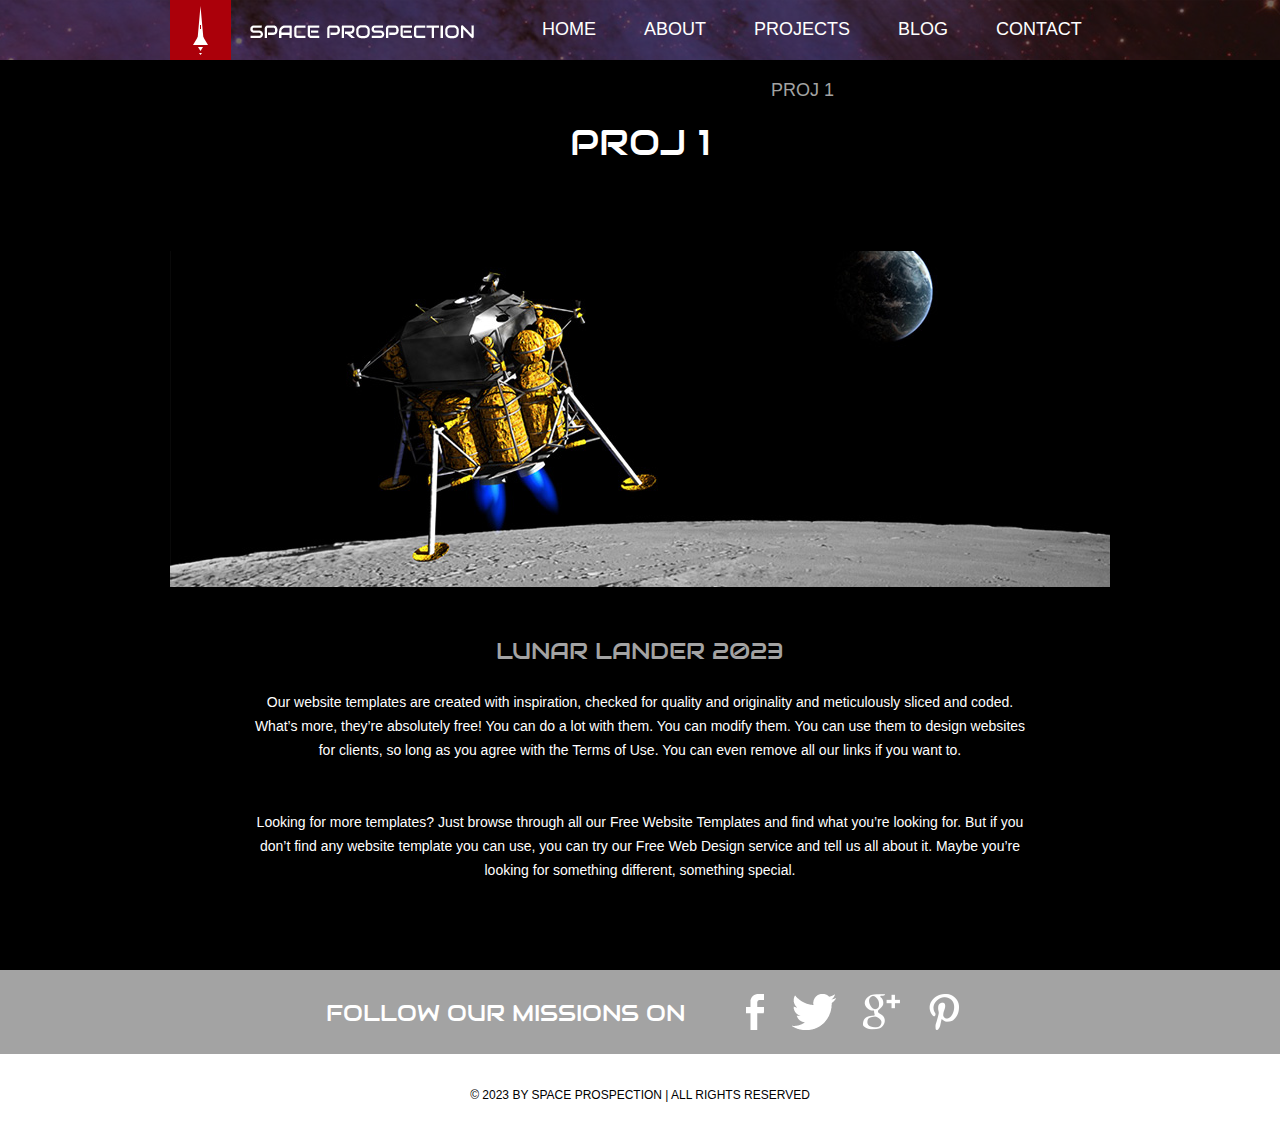
<file: space-science/upload/proj1.html>
<!doctype html>
<!-- Website template by freewebsitetemplates.com -->
<html>
<head>
	<meta charset="UTF-8">
	<meta name="viewport" content="width=device-width, initial-scale=1.0">
	<title>proj1 - Space Science Website Template</title>
	<link rel="stylesheet" href="css/style.css" type="text/css">
	<link rel="stylesheet" type="text/css" href="css/mobile.css">
	<script src="js/mobile.js" type="text/javascript"></script>
</head>
<body>
	<div id="page">
		<div id="header">
			<div>
				<a href="index.html" class="logo"><img src="images/logo.png" alt=""></a>
				<ul id="navigation">
					<li>
						<a href="index.html">Home</a>
					</li>
					<li>
						<a href="about.html">About</a>
					</li>
					<li class="menu">
						<a href="projects.html">Projects</a>
						<ul class="primary selected">
							<li>
								<a href="proj1.html">proj 1</a>
							</li>
						</ul>
					</li>
					<li class="menu">
						<a href="blog.html">Blog</a>
						<ul class="secondary">
							<li>
								<a href="singlepost.html">Single post</a>
							</li>
						</ul>
					</li>
					<li>
						<a href="contact.html">Contact</a>
					</li>
				</ul>
			</div>
		</div>
		<div id="body">
			<div class="header">
				<div>
					<h1>Proj 1</h1>
					<img src="images/moon-landing.jpg" alt="">
					<h2>LUNAR LANDER 2023</h2>
					<p>Our website templates are created with inspiration, checked for quality and originality and meticulously sliced and coded. What’s more, they’re absolutely free! You can do a lot with them. You can modify them. You can use them to design websites for clients, so long as you agree with the Terms of Use. You can even remove all our links if you want to.</p>
					<p>Looking for more templates? Just browse through all our Free Website Templates and find what you’re looking for. But if you don’t find any website template you can use, you can try our Free Web Design service and tell us all about it. Maybe you’re looking for something different, something special.</p>
				</div>
			</div>
		</div>
		<div id="footer">
			<div class="connect">
				<div>
					<h1>FOLLOW OUR  MISSIONS ON</h1>
					<div>
						<a href="http://freewebsitetemplates.com/go/facebook/" class="facebook">facebook</a>
						<a href="http://freewebsitetemplates.com/go/twitter/" class="twitter">twitter</a>
						<a href="http://freewebsitetemplates.com/go/googleplus/" class="googleplus">googleplus</a>
						<a href="http://pinterest.com/fwtemplates/" class="pinterest">pinterest</a>
					</div>
				</div>
			</div>
			<div class="footnote">
				<div>
					<p>&copy; 2023 BY SPACE PROSPECTION | ALL RIGHTS RESERVED</p>
				</div>
			</div>
		</div>
	</div>
</body>
</html>
</file>
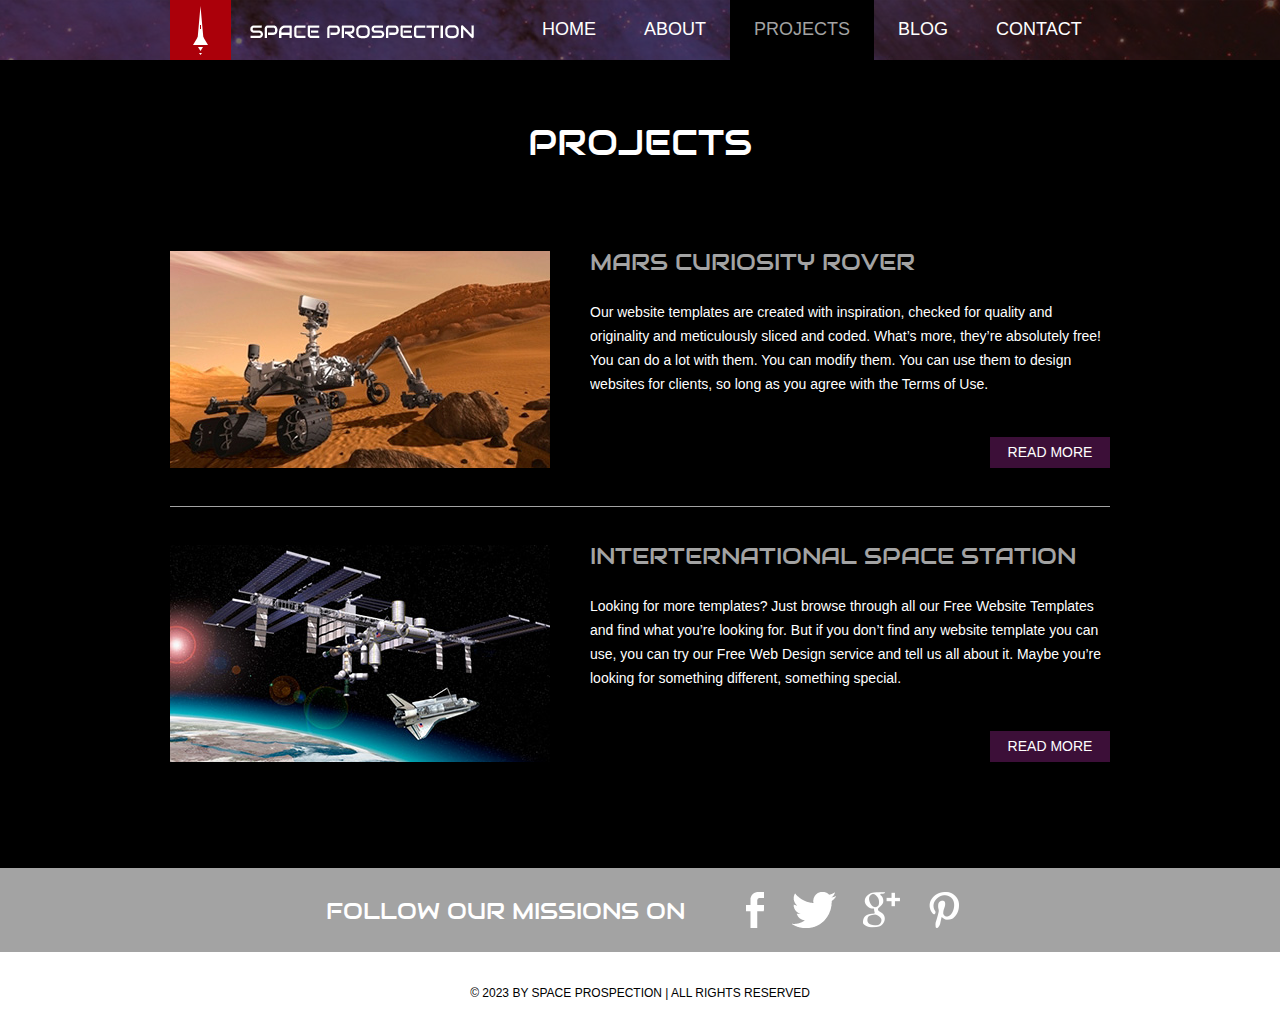
<file: space-science/upload/projects.html>
<!doctype html>
<!-- Website template by freewebsitetemplates.com -->
<html>
<head>
	<meta charset="UTF-8">
	<meta name="viewport" content="width=device-width, initial-scale=1.0">
	<title>projects - Space Science Website Template</title>
	<link rel="stylesheet" href="css/style.css" type="text/css">
	<link rel="stylesheet" type="text/css" href="css/mobile.css">
	<script src="js/mobile.js" type="text/javascript"></script>
</head>
<body>
	<div id="page">
		<div id="header">
			<div>
				<a href="index.html" class="logo"><img src="images/logo.png" alt=""></a>
				<ul id="navigation">
					<li>
						<a href="index.html">Home</a>
					</li>
					<li>
						<a href="about.html">About</a>
					</li>
					<li class="menu selected">
						<a href="projects.html">Projects</a>
						<ul class="primary">
							<li>
								<a href="proj1.html">proj 1</a>
							</li>
						</ul>
					</li>
					<li class="menu">
						<a href="blog.html">Blog</a>
						<ul class="secondary">
							<li>
								<a href="singlepost.html">Single post</a>
							</li>
						</ul>
					</li>
					<li>
						<a href="contact.html">Contact</a>
					</li>
				</ul>
			</div>
		</div>
		<div id="body">
			<div class="header">
				<div>
					<h1>Projects</h1>
					<ul>
						<li>
							<a href="proj1.html"><img src="images/curious-rover.jpg" alt=""></a>
							<div>
								<h1>MARS CURIOSITY ROVER </h1>
								<p>Our website templates are created with inspiration, checked for quality and originality and meticulously sliced and coded. What’s more, they’re absolutely free! You can do a lot with them. You can modify them. You can use them to design websites for clients, so long as you agree with the Terms of Use.</p>
								<a href="proj1.html" class="more">Read More</a>
							</div>
						</li>
						<li>
							<a href="proj1.html"><img src="images/space-station.jpg" alt=""></a>
							<div>
								<h1>INTERTERNATIONAL SPACE STATION</h1>
								<p>Looking for more templates? Just browse through all our Free Website Templates and find what you’re looking for. But if you don’t find any website template you can use, you can try our Free Web Design service and tell us all about it. Maybe you’re looking for something different, something special.</p>
								<a href="proj1.html" class="more">Read More</a>
							</div>
						</li>
					</ul>
				</div>
			</div>
		</div>
		<div id="footer">
			<div class="connect">
				<div>
					<h1>FOLLOW OUR  MISSIONS ON</h1>
					<div>
						<a href="http://freewebsitetemplates.com/go/facebook/" class="facebook">facebook</a>
						<a href="http://freewebsitetemplates.com/go/twitter/" class="twitter">twitter</a>
						<a href="http://freewebsitetemplates.com/go/googleplus/" class="googleplus">googleplus</a>
						<a href="http://pinterest.com/fwtemplates/" class="pinterest">pinterest</a>
					</div>
				</div>
			</div>
			<div class="footnote">
				<div>
					<p>&copy; 2023 BY SPACE PROSPECTION | ALL RIGHTS RESERVED</p>
				</div>
			</div>
		</div>
	</div>
</body>
</html>
</file>
<file: css/style.css>
/* Website template by freewebsitetemplates.com */
body {
	margin: 0;
	padding: 0;
	position: relative;
	width: auto;
}
body #page {
	background: url("../images/bg-home.jpg") no-repeat scroll center top #000000;
	margin: 0;
	overflow: hidden;
	padding: 0;
	width: auto;
	z-index: 3;
}
a {
	text-decoration: none;
	outline: none;
}
a:active {
	background: none;
}
img {
	border: none;
}
/*-------------------------------------------FONTS---------------------------------------------*/
@font-face {
	font-family: 'audiowide-regular-webfont';
	src: url('../fonts/audiowide-regular-webfont.eot');
	src: url('../fonts/audiowide-regular-webfont.woff') format('woff'), url('../fonts/audiowide-regular-webfont.ttf') format('truetype'), url('../fonts/audiowide-regular-webfont.svg') format('svg');
}
/*----------------------------------------header-styles---------------------------------------*/
#header {
	background: url(../images/bg-transparent1.png) repeat;
	margin: 0;
	min-height: 60px;
	padding: 0;
	width: auto;
}
#header div {
	margin: 0 auto;
	max-width: 940px;
	min-height: 60px;
	padding: 0 10px;
}
#header div a.logo {
	display: block;
	float: left;
	height: 60px;
	margin: 0 44px 0 0;
	padding: 0;
	width: 304px;
}
#header div a img {
	display: block;
	margin: 0;
	padding: 0;
	width: auto;
}
#header div ul {
	display: inline-block;
	float: left;
	list-style: none;
	margin: 0;
	padding: 0;
	width: auto;
}
#header div ul li {
	float: left;
	margin: 0;
	padding: 0;
	width: auto;
}
#header div ul li a {
	color: #ffffff;
	display: block;
	font-family: Arial;
	font-size: 18px;
	font-weight: normal;
	line-height: 59px;
	margin: 0;
	min-height: 60px;
	padding: 0 24px;
 *padding: 0 23px; /* Needed for IE8 and old versions */
	text-align: center;
	text-transform: uppercase;
	width: auto;
}
#header div ul li a:hover {
	background-color: #620031;
	color: #ffffff;
}
#header div ul li.selected a {
	background-color: #000000;
	color: #a3a3a3;
}
#header div ul li.menu {
	position: relative;
}
#header div ul li.menu ul {
	display: block;
	left: -99999px;
	list-style: none;
	margin: 0;
	padding: 0;
	position: absolute;
	top: 60px;
	width: 142px;
	z-index: 50;
}
#header div ul li.menu:hover ul.primary {
	left: 31px;
}
#header div ul li.menu ul.primary.selected {
	left: 31px;
}
#header div ul li.menu:hover ul.secondary {
	left: -20px;
}
#header div ul li.menu ul.secondary.selected {
	left: -20px;
}
#header div ul li.menu ul li {
	margin: 0;
	padding: 0;
	width: auto;
}
#header div ul li.menu ul li a {
	background-color: #620031;
	color: #ffffff;
	display: block;
	font-family: Arial;
	font-size: 18px;
	font-weight: normal;
	line-height: 60px;
	margin: 0;
	min-height: 60px;
	padding: 0 10px;
	text-align: center;
	text-transform: uppercase;
	width: auto;
}
#header div ul li.menu ul.primary.selected li a, #header div ul li.menu ul.secondary.selected li a {
	background-color: #000000;
	color: #a3a3a3;
}
/*----------------------------------------body-home-styles---------------------------------------*/
#body {
	background-color: #000000;
	margin: 0;
	min-height: 808px;
	overflow: hidden;
	padding: 0;
	width: 100%;
}
#body.home {
	background: none;
	margin: 0;
	min-height: 1308px;
	overflow: hidden;
	padding: 0;
	width: 100%;
}
#body.home .header {
	background: none;
	margin: 0;
	overflow: hidden;
	padding: 0;
	width: 100%;
}
#body.home .header div {
	margin: 0 auto;
	max-width: 940px;
	overflow: hidden;
	padding: 0 10px;
	position: relative;
}
#body.home .header div img.satellite {
	display: block;
	left: 10px;
	margin: 0;
	padding: 0;
	position: absolute;
	top: 41px;
	width: auto;
	z-index: 50;
}
#body.home .header div h1 {
	color: #FFFFFF;
	display: block;
	float: right;
	font-family: audiowide-regular-webfont;
	font-size: 60px;
	font-weight: normal;
	line-height: 60px;
	margin: 187px 0 27px;
	padding: 0 38px 0 399px;
	position: relative;
	text-align: right;
	text-transform: uppercase;
	width: 503px;
	z-index: 60;
}
#body.home .header div h2 {
	color: #FFFFFF;
	display: block;
	float: right;
	font-family: Arial;
	font-size: 43px;
	font-weight: normal;
	line-height: 43px;
	margin: 0 0 36px;
	padding: 0 146px 0 506px;
	position: relative;
	text-align: right;
	text-transform: uppercase;
	width: 288px;
	z-index: 60;
}
#body.home .header div a.more {
	background-color: #000000;
	color: #a3a3a3;
	display: block;
	float: right;
	font-family: Arial;
	font-size: 18px;
	font-weight: normal;
	height: 49px;
	line-height: 49px;
	margin: 0 200px 0 0;
	padding: 0;
	text-align: center;
	text-transform: uppercase;
	position: relative;
	width: 180px;
	z-index: 55;
}
#body.home .header div a.more:hover {
	background-color: #ab000b;
	color: #ffffff;
}
#body.home .header div h3 {
	background: url("../images/bg-transparent1.png") repeat;
	color: #A3A3A3;
	float: left;
	font-family: audiowide-regular-webfont;
	font-size: 23px;
	font-weight: normal;
	line-height: 23px;
	margin: 96px 0 0;
 *margin: 102px 0 0;/* Needed for IE8 and old versions */
	min-height: 27px;
	padding: 17px 0 10px;
	position: relative;
	text-align: center;
	text-transform: uppercase;
	width: 940px;
}
#body.home .header div ul {
	display: inline-block;
	list-style: none outside none;
	margin: 0 0 -6px;
	overflow: hidden;
	padding: 0;
	width: auto;
}
#body.home .header div ul li:first-child {
	padding: 0;
}
#body.home .header div ul li {
	border: medium none;
	float: left;
	margin: 0;
	padding: 0;
	width: auto;
}
#body.home .header div ul li a {
	display: block;
	float: none;
	height: 156px;
	margin: 0;
	padding: 0;
	width: 235px;
}
#body.home .header div ul li a img {
	cursor: pointer;
	filter: alpha(opacity=100);/* Needed for IE8 and old versions */
	opacity: 1.0;
	display: block;
	margin: 0;
	padding: 0;
	width: auto;
}
#body.home .header div ul li a img:hover {
	filter: alpha(opacity=70);/* Needed for IE8 and old versions */
	opacity: 0.7;
}
#body.home .body {
	background-color: #630031;
	margin: 0;
	min-height: 168px;
	overflow: hidden;
	padding: 0;
	width: 100%;
}
#body.home .body div {
	margin: 0 auto;
	max-width: 940px;
	overflow: hidden;
	padding: 31px 10px 0;
}
#body.home .body div h1 {
	color: #FFFFFF;
	display: block;
	font-family: audiowide-regular-webfont;
	font-size: 32px;
	font-weight: normal;
	line-height: 32px;
	margin: 0 auto 24px;
	padding: 0;
	text-align: center;
	text-transform: uppercase;
	width: 780px;
}
#body.home .body div p {
	color: #ffffff;
	display: block;
	font-family: Arial;
	font-size: 18px;
	font-weight: normal;
	line-height: 24px;
	margin: 0 auto;
	padding: 0;
	text-align: center;
	width: 780px;
}
#body.home .body div p a {
	color: #ffffff;
	font-family: Arial;
	font-size: 18px;
	font-weight: normal;
	line-height: 24px;
	margin: 0 auto;
	padding: 0;
	text-decoration: underline;
}
#body.home .body div p a:hover {
	color: #a3a3a3;
}
#body.home .footer {
	background-color: #000000;
	margin: 0;
	overflow: hidden;
	padding: 0;
	width: 100%;
}
#body.home .footer div {
	margin: 0 auto;
	max-width: 960px;
	overflow: hidden;
	padding: 32px 0 16px;
}
#body.home .footer div ul {
	display: inline-block;
	list-style: none;
	margin: 0;
	overflow: hidden;
	padding: 0;
	width: auto;
}
#body.home .footer div ul li:first-child {
	float: left;
	margin: 0 10px;
	padding: 0;
	width: 460px;
}
#body.home .footer div ul li {
	float: left;
	margin: 0 0 0 10px;
	padding: 0 0 0 20px;
	width: 440px;
}
#body.home .footer div ul li h1 {
	color: #FFFFFF;
	font-family: audiowide-regular-webfont;
	font-size: 32px;
	font-weight: normal;
	line-height: 32px;
	margin: 0 0 44px;
	padding: 0;
	text-align: left;
	text-transform: uppercase;
	width: auto;
}
#body.home .footer div ul li a {
	display: block;
	height: 258px;
	margin: 0;
	position: relative;
	padding: 0;
	width: 460px;
}
#body.home .footer div ul li a img {
	cursor: pointer;
	filter: alpha(opacity=100);/* Needed for IE8 and old versions */
	opacity: 1.0;
	display: block;
	margin: 0;
	padding: 0;
	width: auto;
}
#body.home .footer div ul li a:hover img {
	filter: alpha(opacity=70);/* Needed for IE8 and old versions */
	opacity: 0.7;
}
#body.home .footer div ul li a span {
	background: url(../images/icons.png) no-repeat 0 -152px;
	display: block;
	height: 72px;
	left: 199px;
	margin: 0;
	padding: 0;
	position: absolute;
	top: 94px;
	width: 62px;
}
#body.home .footer div ul li a:hover span {
	background: url(../images/icons.png) no-repeat 0 -226px;
}
#body.home .footer div ul li ul {
	display: inline-block;
	list-style: none outside none;
	margin: 0;
	overflow: hidden;
	padding: 0;
	width: 440px;
}
#body.home .footer div ul li ul li {
	border-top: 1px solid #A3A3A3;
	float: none;
	margin: 0;
	overflow: hidden;
	padding: 39px 10px 38px 0;
	width: 440px;
}
#body.home .footer div ul li ul li:first-child {
	border: medium none;
	margin: 0;
	padding: 0 0 38px;
	width: 440px;
}
#body.home .footer div ul li ul li a {
	display: block;
	float: left;
	height: 90px;
	margin: 0 20px 0 0;
	padding: 0;
	width: 100px;
}
#body.home .footer div ul li ul li a img {
	cursor: pointer;
	filter: alpha(opacity=100);/* Needed for IE8 and old versions */
	opacity: 1.0;
	display: block;
	margin: 0;
	padding: 0;
	width: auto;
}
#body.home .footer div ul li ul li a img:hover {
	filter: alpha(opacity=70);/* Needed for IE8 and old versions */
	opacity: 0.7;
}
#body.home .footer div ul li ul li h1 {
	color: #A3A3A3;
	float: left;
	font-family: audiowide-regular-webfont;
	font-size: 23px;
	font-weight: normal;
	line-height: 23px;
	margin: 0;
	padding: 4px 0 8px;
	text-align: left;
	text-transform: uppercase;
	width: 310px;
}
#body.home .footer div ul li ul li span {
	color: #FFFFFF;
	display: block;
	float: left;
	font-family: Arial;
	font-size: 14px;
	font-weight: normal;
	line-height: 14px;
	margin: 0 0 10px;
	padding: 0;
	text-align: left;
	text-transform: uppercase;
	width: 310px;
}
#body.home .footer div ul li ul li a.more {
	background-color: #3c0f38;
	color: #ffffff;
	display: block;
	float: right;
	font-family: Arial;
	font-size: 14px;
	font-weight: normal;
	height: 31px;
	line-height: 31px;
	margin: 0;
	padding: 0;
	text-align: center;
	text-transform: uppercase;
	width: 120px;
}
#body.home .footer div ul li ul li a.more:hover {
	background-color: #620031;
}
/*----------------------------------------body-styles---------------------------------------*/
#body.about .header {
	background: url(../images/bg-about.jpg) no-repeat center top #000000;
	margin: 0;
	min-height: 455px;
	padding: 0;
	width: 100%;
}
#body.about .header div, #body .header div {
	margin: 0 auto;
	max-width: 960px;
	overflow: hidden;
	padding: 65px 0 40px;
}
#body.about .header div h1, #body .header div h1 {
	color: #FFFFFF;
	display: block;
	font-family: audiowide-regular-webfont;
	font-size: 36px;
	font-weight: normal;
	line-height: 36px;
	margin: 0 auto 87px;
	padding: 0;
	text-align: center;
	text-transform: uppercase;
	width: 940px;
}
#body.about .header div h2 {
	color: #FFFFFF;
	display: block;
	font-family: audiowide-regular-webfont;
	font-size: 32px;
	font-weight: normal;
	line-height: 32px;
	margin: 0 auto 24px;
	padding: 0;
	text-align: center;
	text-transform: uppercase;
	width: 820px;
}
#body.about .header div p {
	color: #ffffff;
	display: block;
	font-family: Arial;
	font-size: 18px;
	font-weight: normal;
	line-height: 24px;
	margin: 0 auto;
	padding: 0;
	text-align: center;
	width: 820px;
}
#body.about .header div p a {
	color: #ffffff;
	font-family: Arial;
	font-size: 18px;
	font-weight: normal;
	line-height: 24px;
	margin: 0;
	padding: 0;
	text-decoration: underline;
}
#body.about .header div p a:hover {
	color: #a3a3a3;
}
#body.about .body {
	background-color: #620031;
	margin: 0;
	min-height: 253px;
	overflow: hidden;
	padding: 0;
	width: 100%;
}
#body.about .body div {
	margin: 0 auto;
	max-width: 940px;
	overflow: hidden;
	padding: 36px 10px 35px;
}
#body.about .body div h2 {
	color: #A3A3A3;
	float: left;
	font-family: audiowide-regular-webfont;
	font-size: 23px;
	font-weight: normal;
	line-height: 23px;
	margin: 18px 0 26px;
	padding: 0;
	text-align: left;
	text-transform: uppercase;
	width: 620px;
}
#body.about .body div p {
	color: #ffffff;
	display: block;
	float: left;
	font-family: Arial;
	font-size: 14px;
	font-weight: normal;
	line-height: 24px;
	margin: 0;
	padding: 0;
	text-align: left;
	width: 620px;
}
#body.about .body div p a {
	color: #ffffff;
	font-family: Arial;
	font-size: 14px;
	font-weight: normal;
	line-height: 24px;
	margin: 0;
	padding: 0;
	text-decoration: underline;
}
#body.about .body div p a:hover {
	color: #a3a3a3;
}
#body.about .body div img {
	display: block;
	float: right;
	margin: 0;
	padding: 0;
	width: auto;
}
#body.about .footer {
	background-color: #000000;
	margin: 0;
	min-height: 366px;
	padding: 0;
	width: 100%;
}
#body.about .footer div {
	margin: 0 auto;
	overflow: hidden;
	padding: 79px 0 0 10px;
	width: 950px;
}
#body.about .footer div h2 {
	color: #A3A3A3;
	float: right;
	font-family: audiowide-regular-webfont;
	font-size: 23px;
	font-weight: normal;
	line-height: 23px;
	margin: 34px 0 24px;
	padding: 0;
	text-align: left;
	text-transform: uppercase;
	width: 557px;
}
#body.about .footer div p {
	color: #ffffff;
	display: block;
	float: right;
	font-family: Arial;
	font-size: 18px;
	font-weight: normal;
	line-height: 24px;
	margin: 0 auto;
	padding: 0;
	text-align: left;
	width: 557px;
}
#body.about .footer div p a {
	color: #ffffff;
	font-family: Arial;
	font-size: 18px;
	font-weight: normal;
	line-height: 24px;
	margin: 0 auto;
	padding: 0;
	text-decoration: underline;
}
#body.about .footer div p a:hover {
	color: #a3a3a3;
}
#body.about .footer div img {
	float: left;
	display: block;
	margin: 0;
	padding: 0;
	width: auto;
}
#body.about .section {
	background-color: #3c0f38;
	margin: 0;
	min-height: 234px;
	padding: 0;
	width: auto;
}
#body.about .section div {
	margin: 0 auto;
	max-width: 960px;
	overflow: hidden;
	padding: 58px 0 55px;
}
#body.about .section div h2 {
	color: #A3A3A3;
	display: block;
	font-family: audiowide-regular-webfont;
	font-size: 23px;
	font-weight: normal;
	line-height: 23px;
	margin: 0 auto 26px;
	padding: 0;
	text-align: center;
	text-transform: uppercase;
	width: 780px;
}
#body.about .section div p {
	color: #ffffff;
	display: block;
	font-family: Arial;
	font-size: 14px;
	font-weight: normal;
	line-height: 24px;
	margin: 0 auto;
	padding: 0;
	text-align: center;
	width: 780px;
}
#body.about .section div p a {
	color: #ffffff;
	font-family: Arial;
	font-size: 14px;
	font-weight: normal;
	line-height: 24px;
	margin: 0;
	padding: 0;
	text-decoration: underline;
}
#body.about .section div p a:hover {
	color: #a3a3a3;
}
#body .header {
	margin: 0 auto;
	padding: 0;
	width: 100%;
}
#body .header div ul {
	display: inline-block;
	max-width: 940px;
	list-style: none outside none;
	margin: 0;
	padding: 3px 10px 0;
}
#body .header div ul li:first-child {
	border: none;
	padding: 0 0 38px;
}
#body .header div ul li {
	border-top: 1px solid #A3A3A3;
	margin: 0;
	overflow: hidden;
	padding: 38px 0;
	width: auto;
}
#body .header div ul li a {
	display: block;
	float: left;
	height: 217px;
	margin: 0 40px 0 0;
	padding: 0;
	width: 380px;
}
#body .header div ul li a img {
	cursor: pointer;
	filter: alpha(opacity=100);/* Needed for IE8 and old versions */
	opacity: 1.0;
	display: block;
	margin: 0;
	padding: 0;
	width: auto;
}
#body .header div ul li a img:hover {
	filter: alpha(opacity=70);/* Needed for IE8 and old versions */
	opacity: 0.7;
}
#body .header div ul li div {
	float: left;
	margin: 0;
	overflow: hidden;
	padding: 0;
	width: 520px;
}
#body .header div ul li div h1 {
	color: #A3A3A3;
	font-family: audiowide-regular-webfont;
	font-size: 23px;
	font-weight: normal;
	line-height: 23px;
	margin: 0 0 26px;
	padding: 0;
	text-align: left;
	text-transform: uppercase;
	width: 520px;
}
#body .header div ul li div p {
	color: #FFFFFF;
	font-family: Arial;
	font-size: 14px;
	font-weight: normal;
	line-height: 24px;
	margin: 0 0 41px;
	padding: 0;
	text-align: left;
	width: 520px;
}
#body .header div ul li div p a {
	color: #FFFFFF;
	display: inline;
	float: none;
	font-family: Arial;
	font-size: 14px;
	font-weight: normal;
	height: auto;
	line-height: 24px;
	margin: 0;
	padding: 0;
	text-decoration: underline;
	width: auto;
}
#body .header div ul li div p a:hover {
	color: #a3a3a3;
}
#body .header div ul li div a.more {
	background-color: #3c0f38;
	color: #ffffff;
	display: block;
	float: right;
	font-family: Arial;
	font-size: 14px;
	font-weight: normal;
	height: 31px;
	line-height: 31px;
	margin: 0;
	padding: 0;
	text-align: center;
	text-transform: uppercase;
	width: 120px;
}
#body .header div ul li div a.more:hover {
	background-color: #620031;
}
#body .header div img {
	display: block;
	margin: 0 auto;
	padding: 3px 0 0;
	width: auto;
}
#body .header div h2 {
	color: #A3A3A3;
	display: block;
	font-family: audiowide-regular-webfont;
	font-size: 23px;
	font-weight: normal;
	line-height: 23px;
	margin: 0 auto;
	padding: 53px 0 27px;
	text-align: center;
	text-transform: uppercase;
	width: 780px;
}
#body .header div p {
	color: #FFFFFF;
	display: block;
	font-family: Arial;
	font-size: 14px;
	font-weight: normal;
	line-height: 24px;
	margin: 0 auto 48px;
	padding: 0;
	text-align: center;
	width: 780px;
}
#body .header div p a {
	color: #ffffff;
	font-family: Arial;
	font-size: 14px;
	font-weight: normal;
	line-height: 24px;
	margin: 0 auto;
	padding: 0;
	text-decoration: underline;
}
#body .header div p a:hover {
	color: #a3a3a3;
}
#body .header div .article {
	float: left;
	margin: 0 40px 0 10px;
	padding: 0;
	width: 560px;
}
#body .header div .article ul {
	display: inline-block;
	list-style: none outside none;
	margin: 0;
	padding: 3px 0 0;
	width: 560px;
}
#body .header div .article ul li:first-child {
	border: none;
	padding: 0 0 38px;
}
#body .header div .article ul li {
	border-top: 1px solid #a3a3a3;
	margin: 0;
	overflow: hidden;
	padding: 38px 0 38px;
	width: auto;
}
#body .header div .article ul li a {
	display: block;
	height: 241px;
	margin: 0 0 29px;
	padding: 0;
	width: 560px;
}
#body .header div .article ul li a img {
	cursor: pointer;
	filter: alpha(opacity=100);/* Needed for IE8 and old versions */
	opacity: 1.0;
	display: block;
	margin: 0;
	padding: 0;
	width: auto;
}
#body .header div .article ul li a img:hover {
	filter: alpha(opacity=70);/* Needed for IE8 and old versions */
	opacity: 0.7;
}
#body .header div .article ul li h1 {
	color: #A3A3A3;
	font-family: audiowide-regular-webfont;
	font-size: 23px;
	font-weight: normal;
	line-height: 23px;
	margin: 0 0 8px;
	padding: 0;
	text-align: left;
	text-transform: uppercase;
	width: auto;
}
#body .header div .article ul li span {
	color: #FFFFFF;
	display: block;
	font-family: Arial;
	font-size: 14px;
	font-weight: normal;
	line-height: 14px;
	margin: 0 0 28px;
	padding: 0;
	text-align: left;
	text-transform: uppercase;
	width: auto;
}
#body .header div .article ul li p {
	color: #FFFFFF;
	font-family: Arial;
	font-size: 14px;
	font-weight: normal;
	line-height: 24px;
	margin: 0 0 29px;
	padding: 0;
	text-align: left;
	width: auto;
}
#body .header div .article ul li p a {
	color: #FFFFFF;
	display: inline;
	float: none;
	font-family: Arial;
	font-size: 14px;
	font-weight: normal;
	height: auto;
	line-height: 24px;
	margin: 0;
	padding: 0;
	text-decoration: underline;
	width: auto;
}
#body .header div .article ul li p a:hover {
	color: #a3a3a3;
}
#body .header div .article ul li a.more {
	background-color: #3c0f38;
	color: #ffffff;
	display: block;
	float: right;
	font-family: Arial;
	font-size: 14px;
	font-weight: normal;
	height: 31px;
	line-height: 31px;
	margin: 0;
	padding: 0;
	text-align: center;
	text-transform: uppercase;
	width: 120px;
}
#body .header div .article ul li a.more:hover {
	background-color: #620031;
}
#body .header div .sidebar {
	float: left;
	margin: 0;
	padding: 0;
	width: 340px;
}
#body .header div .sidebar ul {
	display: inline-block;
	list-style: none;
	margin: 0;
	padding: 0;
	width: 340px;
}
#body .header div .sidebar ul li:first-child {
	border: medium none;
	padding: 0 0 34px;
}
#body .header div .sidebar ul li {
	border-top: 1px solid #A3A3A3;
	margin: 0;
	overflow: hidden;
	padding: 32px 0 34px;
	width: auto;
}
#body .header div .sidebar ul li h1 {
	color: #FFFFFF;
	font-family: audiowide-regular-webfont;
	font-size: 32px;
	font-weight: normal;
	line-height: 32px;
	margin: 0 0 25px;
	padding: 0;
	text-align: left;
	text-transform: uppercase;
	width: 340px;
}
#body .header div .sidebar ul li a {
	display: block;
	float: none;
	height: 187px;
	margin: 0 0 29px;
	padding: 0;
	width: 34px;
}
#body .header div .sidebar ul li a img {
	cursor: pointer;
	filter: alpha(opacity=100);/* Needed for IE8 and old versions */
	opacity: 1.0;
	display: block;
	margin: 0;
	padding: 0;
	width: auto;
}
#body .header div .sidebar ul li a img:hover {
	filter: alpha(opacity=70);/* Needed for IE8 and old versions */
	opacity: 0.7;
}
#body .header div .sidebar ul li h2 {
	color: #A3A3A3;
	font-family: audiowide-regular-webfont;
	font-size: 23px;
	font-weight: normal;
	line-height: 23px;
	margin: 0 0 7px;
	padding: 0;
	text-align: left;
	text-transform: uppercase;
	width: auto;
}
#body .header div .sidebar ul li span {
	color: #ffffff;
	display: block;
	font-family: Arial;
	font-size: 14px;
	font-weight: normal;
	line-height: 14px;
	margin: 0;
	padding: 0;
	text-align: left;
	text-transform: uppercase;
	width: auto;
}
#body .header div .sidebar ul li ul {
	display: inline-block;
	list-style: none outside none;
	margin: 0;
	padding: 12px 0 0;
	width: 340px;
}
#body .header div .sidebar ul li ul li:first-child {
	padding: 0;
}
#body .header div .sidebar ul li ul li {
	border: medium none;
	margin: 0 0 26px;
	overflow: hidden;
	padding: 0;
	width: auto;
}
#body .header div .sidebar ul li ul li a {
	display: block;
	float: left;
	height: 54px;
	margin: 0 20px 0 0;
	padding: 0;
	width: 60px;
}
#body .header div .sidebar ul li ul li a img {
	cursor: pointer;
	filter: alpha(opacity=100);/* Needed for IE8 and old versions */
	opacity: 1.0;
	display: block;
	margin: 0;
	padding: 0;
	width: auto;
}
#body .header div .sidebar ul li ul li a img:hover {
	filter: alpha(opacity=70);/* Needed for IE8 and old versions */
	opacity: 0.7;
}
#body .header div .sidebar ul li ul li h2 {
	color: #A3A3A3;
	float: left;
	font-family: audiowide-regular-webfont;
	font-size: 23px;
	font-weight: normal;
	line-height: 23px;
	margin: 6px 0 11px;
	padding: 0;
	text-align: left;
	text-transform: uppercase;
	width: 260px;
}
#body .header div .sidebar ul li ul li span {
	color: #ffffff;
	display: block;
	float: left;
	font-family: Arial;
	font-size: 14px;
	line-height: 14px;
	margin: 0;
	padding: 0;
	text-align: left;
	text-transform: uppercase;
	width: auto;
}
#body .header div .article img {
	display: block;
	margin: 3px 0 29px;
	padding: 0;
	width: auto;
}
#body .header div .article h1 {
	color: #A3A3A3;
	font-family: audiowide-regular-webfont;
	font-size: 23px;
	font-weight: normal;
	line-height: 23px;
	margin: 0 0 7px;
	padding: 0;
	text-align: left;
	text-transform: uppercase;
	width: auto;
}
#body .header div .article span {
	color: #FFFFFF;
	display: block;
	font-family: Arial;
	font-size: 14px;
	font-weight: normal;
	line-height: 14px;
	margin: 0 0 29px;
	padding: 0;
	text-align: left;
	text-transform: uppercase;
	width: auto;
}
#body .header div .article p {
	color: #FFFFFF;
	font-family: Arial;
	font-size: 14px;
	font-weight: normal;
	line-height: 24px;
	margin: 0 0 24px;
	padding: 0;
	text-align: left;
	width: auto;
}
#body .header div .article p a {
	color: #ffffff;
	font-family: Arial;
	font-size: 14px;
	font-weight: normal;
	line-height: 24px;
	margin: 0;
	padding: 0;
	text-decoration: underline;
}
#body .header div .article p a:hover {
	color: #a3a3a3;
}
#body .header .contact h2 {
	color: #A3A3A3;
	display: block;
	font-family: audiowide-regular-webfont;
	font-size: 23px;
	font-weight: normal;
	line-height: 23px;
	margin: 0 auto;
	padding: 8px 0 62px;
	text-align: center;
	text-transform: uppercase;
	width: 500px;
}
#body .header div form {
	display: block;
	margin: 0 auto;
	padding: 0;
	width: 461px;
}
#body .header div form input {
	background-color: #A3A3A3;
	border: medium none;
	color: #000000;
	display: block;
	font-family: Arial;
	font-size: 18px;
	font-weight: normal;
	height: 43px;
	line-height: 43px;
	margin: 0 0 29px;
	padding: 0 0 0 20px;
	text-align: left;
	text-transform: uppercase;
	width: 441px;
}
#body .header div form textarea {
	background-color: #A3A3A3;
	border: medium none;
	color: #000000;
	display: block;
	font-family: Arial;
	font-size: 18px;
	font-weight: normal;
	height: 98px;
	line-height: 24px;
	margin: 0 0 31px;
	overflow: auto;
	padding: 15px 0 0 20px;
	resize: none;
	text-align: left;
	text-transform: uppercase;
	width: 441px;
}
#body .header div form input#submit {
	background-color: #3c0f38;
	color: #ffffff;
	cursor: pointer;
	display: block;
	float: right;
	font-family: Arial;
	font-size: 14px;
	font-weight: normal;
	height: 31px;
	line-height: 31px;
	margin: 0;
	padding: 0;
	text-align: center;
	text-transform: uppercase;
	width: 120px;
}
#body .header div form input#submit:hover {
	background-color: #620031;
}
/*----------------------------------------footer-styles---------------------------------------*/
#footer {
	margin: 0;
	padding: 0;
	width: auto;
}
#footer .connect {
	background-color: #a3a3a3;
	margin: 0;
	min-height: 84px;
	overflow: hidden;
	padding: 0;
	width: auto;
}
#footer .connect div {
	margin: 0 auto;
	max-width: 960px;
	overflow: hidden;
	padding: 24px 0 0;
}
#footer .connect div h1 {
	color: #FFFFFF;
	float: left;
	font-family: audiowide-regular-webfont;
	font-size: 23px;
	font-weight: normal;
	line-height: 23px;
	margin: 0;
	padding: 8px 25px 0 0;
	text-align: right;
	text-transform: uppercase;
	width: 525px;
}
#footer .connect div div {
	float: left;
	margin: 0;
	overflow: hidden;
	padding: 0 0 0 20px;
	width: 380px;
}
#footer .connect div div a {
	background: url(../images/icons.png) no-repeat;
	display: block;
	float: left;
	height: 36px;
	margin: 0;
	padding: 0;
	text-indent: -99999px;
	width: 18px;
}
#footer .connect div div a.facebook {
	background-position: 0 0;
	margin: 0 0 0 16px;
	width: 18px;
}
#footer .connect div div a.twitter {
	background-position: 0 -114px;
	margin: 0 0 0 28px;
	width: 44px;
}
#footer .connect div div a.googleplus {
	background-position: 0 -38px;
	margin: 0 0 0 27px;
	width: 37px;
}
#footer .connect div div a.pinterest {
	background-position: 0 -76px;
	margin: 0 0 0 29px;
	width: 30px;
}
#footer .connect div div a.facebook:hover {
	background-position: -20px 0;
}
#footer .connect div div a.twitter:hover {
	background-position: -46px -114px;
}
#footer .connect div div a.googleplus:hover {
	background-position: -38px -38px;
}
#footer .connect div div a.pinterest:hover {
	background-position: -32px -76px;
}
#footer .footnote {
	background-color: #FFFFFF;
	margin: 0;
	min-height: 84px;
	overflow: hidden;
	padding: 0;
	width: auto;
}
#footer .footnote div {
	margin: 0 auto;
	overflow: hidden;
	padding: 34px 0 0;
	width: 960px;
}
#footer .footnote div p {
	color: #000000;
	display: block;
	font-family: Arial;
	font-size: 12px;
	font-weight: normal;
	margin: 0 auto;
	padding: 0;
	text-align: center;
	text-transform: uppercase;
	width: 940px;
}
#wix {
	max-width: 728px;
	margin: 0 auto;
}
#wix a img {
	width: 100%;
}
</file>
<file: css/mobile.css>
/* Website template by freewebsitetemplates.com */
@media only screen and (min-width : 320px) and (max-width : 568px) {
	
}
@media only screen and (max-width : 568px) and (orientation : landscape) {
	
}
	@media only screen and (max-width : 918px) {
	#body {
		margin: 0;
		min-height: 1175px;
		padding: 0;
		width: 100%;
		z-index: 3;
	}
	#body.home {
		margin: 0;
		padding: 0;
		width: 100%;
	}
	#body.home .header div, #body.home .body div, #body.home .footer div, #body.about .header div, #body .header div, #body.about .body div, #body.about .footer div, #body.about .section div {
		margin: 0 auto;
		max-width: none;
		overflow: hidden;
		padding: 10% 0;
		position: relative;
		width: 95%;
	}
	#body.home .header div img.satellite{
		left: 2px;
	}
	#body.home .header div h1 {
		float: none;
		margin: 0;
		padding: 30% 0 10%;
		text-align: center;
		width: 100%;
	}
	#body.home .header div h2 {
		float: none;
		margin: 0;
		padding: 0 0 10% 0;
		text-align: center;
		width: 100%;
	}
	#body.home .header div a.more{
		float: none;
		margin: 0 auto;
		z-index: 55;
	}
	#body.home .header div h3{
		margin: 106px 0 0;
		width: 100%;
	}
	#body.home .header div ul, #body.home .footer div ul, #body.home .footer div ul li ul {
		margin: 0;
		padding: 10% 0;
		width: 100%;
	}
	#body.home .header div ul li:first-child, #body.home .header div ul li {
		border: none;
		float: none;
		margin: 10% 0;
		width: 100%;
	}
	#body.home .header div ul li a{
		margin: 0 auto;
	}
	#body.home .header div ul li a img, #body .header div .article ul li a img {
		margin: 0 auto;
	}
	#body.home .body div h1, #body.home .body div p {
		width: 100%;
	}
	#body.home .footer div ul li:first-child, #body.home .footer div ul li, #body .header div .sidebar ul li ul {
		float: none;
		margin: 0 0 10%;
		padding: 0;
		width: 100%;
	}
	#body.home .footer div ul li h1, #body.home .footer div ul li ul li h1, #body.home .footer div ul li ul li span {
		float: none;
		text-align: center;
		width: 100%;
	}
	#body.home .footer div ul li a{
		height: 100%;
		width: 100%;
	}
	#body.home .footer div ul li a img{
		margin: 0 auto;
		width: 90%;
	}
	#body.home .footer div ul li a span {
		left: 46%;
		top: 39%;
	}
	#body.home .footer div ul li ul li:first-child, #body.home .footer div ul li ul li {
		width: 100%;
	}
	#body.home .footer div ul li ul li a.more{
		float: none;
		margin: 0 auto;
	}
	#body.home .footer div ul li ul li a {
		display: block;
		float: none;
		height: 90px;
		margin: 0 auto;
		padding: 0;
		width: 100px;
	}
	#body.about .header div h1, #body .header div h1, #body.about .header div h2, #body.about .header div p, #body.about .body div h2, #body.about .body div p, #body.about .footer div h2, #body.about .footer div p, #body.about .section div h2, #body.about .section div p, #body .header div ul li div h1, #body .header div ul li div p, #body .header div h2, #body .header div p, #body .header div .sidebar ul li h1, #body .header .contact h2 {
		float: none;
		text-align: center;
		width: 100%;
	}
	#body.about .body div img, #body.about .footer div img, #body .header div ul li a img, #body .header div ul li div a.more, #body .header div .article ul li a.more, #body .header div .sidebar ul li ul li a img, #body .header div .sidebar ul li a img {
		float: none;
		margin: 0 auto;
	}
	#body .header div ul, #body .header div .article ul, #body .header div .sidebar ul {
		max-width: none;
		padding: 0;
		width: 100%;
	}
	#body .header div ul li a, #body .header div .article ul li a, #body .header div .sidebar ul li a, #body .header div .sidebar ul li ul li a {
		float: none;
		height: auto;
		margin: 0 auto;
		width: auto;
	}
	#body .header div ul li div, #body .header div .article, #body .header div .sidebar {
		float: none;
		margin: 0;
		padding: 10% 0;
		width: 100%;
	}
	#body .header div .sidebar ul li ul li h2, #body .header div .sidebar ul li ul li span, #body .header div .article ul li h1, #body .header div .article ul li span, #body .header div .article ul li p, #body .header div .sidebar ul li h2, #body .header div .sidebar ul li span {
		float: none;
		padding: 2% 0 1%;
		text-align: center;
		width: 100%;
	}
	#body .header div form{
		width: 100%;
	}
	#body .header div form input, #body .header div form textarea {
		-webkit-appearance: none;
		border-radius: 0;
		margin: 0 auto 10%;
		width: 90%;
	}
	#body .header div form input#submit{
		-webkit-appearance: none;
		border-radius: 0;
		float: none;
		margin: 0 auto;
	}
	#footer{
		width: 100%;
	}
	#footer .connect{
		width: 100%;
	}
	#footer .connect div, #footer .footnote div {
		margin: 0 auto;
		padding: 10% 0;
		width: 95%;
	}
	#footer .connect div h1{
		float: none;
		font-size: 17px;
		line-height: 20px;
		margin: 0;
		padding: 0 0 10%;
		text-align: center;
		width: 100%
	}
	#footer .connect div div{
		float: none;
		margin: 0 auto;
		padding: 0;
		width: 210px;
	}
	#footer .connect div div a.facebook, #footer .connect div div a.twitter, #footer .connect div div a.googleplus, #footer .connect div div a.pinterest {
		margin: 0 10px;
	}
	#footer .footnote div p{
		width: 100%;
	}
}
@media only screen and (max-width : 959px) {
	body #page {
		margin: 0;
		padding: 0;
		width: auto;
	}
	html {
		-webkit-text-size-adjust: none;
	}
	img {
		max-width: 100%;
	}
	body #page {
		margin: 0;
		overflow: hidden;
		padding: 0;
		width: auto;
	}
	#header {
		min-height: 73px;
		width: 100%;
	}
	#header div {
		margin: 0 auto;
		max-width: none;
		min-height: 105px;
		width: 95%;
	}
	#header div a.logo {
		display: block;
		float: left;
		height: 60px;
		margin: 5% 0 0;
		padding: 0;
		width: 79%;
	}
	#header div span#mobile-navigation {
		background: transparent url(../images/mobile/mobile-menu.png) no-repeat;
		display: block;
		height: 50px;
		margin: 0;
		padding: 0 0 0 0;
		position: absolute;
		right: 3%;
		top: 14px;
		width: 50px;
		z-index: 999;
	}
	#header div > ul#navigation {
		background-image: none;
		background: rgba(98, 0, 49, 0.91);
		border: 1px solid #f1f2f2;
		border-radius: 0;
		display: none;
		float: none;
		height: auto;
		padding: 0;
		position: absolute;
		right: 3%;
		top: 64px;
		width: 92%;
		z-index: 1000;
	}
	#header div > ul#navigation > li {
		border-left: 0;
		border-top: 1px solid #f1f2f2;
		margin: 0;
		height: auto;
		padding: 0;
		position: relative;
		text-align: left;
		width: 100%;
	}
	#header div > ul#navigation > li:first-child {
		border-top: 0;
	}
	#header div > ul#navigation > li:hover {
		background-color: transparent;
	}
	#header div ul#navigation li a {
		border: none;
		color: #eeeced;
		display: block;
		font-family: Arial;
		font-size: 1.125em;
		font-weight: normal;
		height: 3em;
		line-height: 3.125em;
		min-height: 54px;
		padding: 0 10px;
		text-align: left;
		text-decoration: none;
		text-shadow: none;
		width: auto;
	}
	#header div .mobile-submenu {
		background: rgba(98, 0, 49, 0.91) url(../images/mobile/mobile-expand.png) no-repeat center;
		border-left: 1px solid #f1f2f2;
		display: inline-block;
		height: 3.4em;
		position: absolute;
		right: 0;
		top: 0;
		width: 50px;
		z-index: 0;
	}
	#header div ul#navigation li ul {
		background: none;
		border-top: 1px solid #f1f2f2;
		padding: 0;
		position: static;
		right: 0;
		text-align: left;
		width: 100%;
		z-index: 999;
	}
	#header div ul#navigation li ul, #header div ul#navigation li:hover ul {
		display: none;
	}
	#header div ul#navigation li {
		height: auto;
		width: 100%;
		z-index: 40;
	}
	#header div ul#navigation li ul li {
		background: rgba(98, 0, 49, 0.91);
		border-top: 1px solid #f1f2f2;
		display: block;
		height: auto;
		margin: 0;
		padding: 0;
		text-align: left;
		width: 100%;
	}
	#header div ul#navigation li ul li:first-child {
		border: none;
	}
	#header div ul#navigation li ul li a {
		background: rgba(98, 0, 49, 0.91);
		color: #eeeced;
		padding-left: 20px;
		text-align: left;
		text-decoration: none;
		width: auto;
	}
	#header div ul#navigation li:hover a, #header div ul#navigation li.selected a, #header div ul#navigation li:hover ul li a, #header div ul#navigation li:hover ul li a:hover, #header div ul#navigation li ul li.selected a {
		display: block;
	}
	#header div ul#navigation li.selected > a {
		background: rgba(0, 0, 0, 0.91);
		color: #eeeced;
		text-decoration: none;
	}
	#header div ul li.selected a, #header div ul li.selected a:hover, #header div ul li.menu ul#selected li.selected a {
		color: #eeeced;
		text-decoration: none;
	}
}
</file>
<file: space-science/upload/css/style.css>
/* Website template by freewebsitetemplates.com */
body {
	margin: 0;
	padding: 0;
	position: relative;
	width: auto;
}
body #page {
	background: url("../images/bg-home.jpg") no-repeat scroll center top #000000;
	margin: 0;
	overflow: hidden;
	padding: 0;
	width: auto;
	z-index: 3;
}
a {
	text-decoration: none;
	outline: none;
}
a:active {
	background: none;
}
img {
	border: none;
}
/*-------------------------------------------FONTS---------------------------------------------*/
@font-face {
	font-family: 'audiowide-regular-webfont';
	src: url('../fonts/audiowide-regular-webfont.eot');
	src: url('../fonts/audiowide-regular-webfont.woff') format('woff'), url('../fonts/audiowide-regular-webfont.ttf') format('truetype'), url('../fonts/audiowide-regular-webfont.svg') format('svg');
}
/*----------------------------------------header-styles---------------------------------------*/
#header {
	background: url(../images/bg-transparent1.png) repeat;
	margin: 0;
	min-height: 60px;
	padding: 0;
	width: auto;
}
#header div {
	margin: 0 auto;
	max-width: 940px;
	min-height: 60px;
	padding: 0 10px;
}
#header div a.logo {
	display: block;
	float: left;
	height: 60px;
	margin: 0 44px 0 0;
	padding: 0;
	width: 304px;
}
#header div a img {
	display: block;
	margin: 0;
	padding: 0;
	width: auto;
}
#header div ul {
	display: inline-block;
	float: left;
	list-style: none;
	margin: 0;
	padding: 0;
	width: auto;
}
#header div ul li {
	float: left;
	margin: 0;
	padding: 0;
	width: auto;
}
#header div ul li a {
	color: #ffffff;
	display: block;
	font-family: Arial;
	font-size: 18px;
	font-weight: normal;
	line-height: 59px;
	margin: 0;
	min-height: 60px;
	padding: 0 24px;
 *padding: 0 23px; /* Needed for IE8 and old versions */
	text-align: center;
	text-transform: uppercase;
	width: auto;
}
#header div ul li a:hover {
	background-color: #620031;
	color: #ffffff;
}
#header div ul li.selected a {
	background-color: #000000;
	color: #a3a3a3;
}
#header div ul li.menu {
	position: relative;
}
#header div ul li.menu ul {
	display: block;
	left: -99999px;
	list-style: none;
	margin: 0;
	padding: 0;
	position: absolute;
	top: 60px;
	width: 142px;
	z-index: 50;
}
#header div ul li.menu:hover ul.primary {
	left: 31px;
}
#header div ul li.menu ul.primary.selected {
	left: 31px;
}
#header div ul li.menu:hover ul.secondary {
	left: -20px;
}
#header div ul li.menu ul.secondary.selected {
	left: -20px;
}
#header div ul li.menu ul li {
	margin: 0;
	padding: 0;
	width: auto;
}
#header div ul li.menu ul li a {
	background-color: #620031;
	color: #ffffff;
	display: block;
	font-family: Arial;
	font-size: 18px;
	font-weight: normal;
	line-height: 60px;
	margin: 0;
	min-height: 60px;
	padding: 0 10px;
	text-align: center;
	text-transform: uppercase;
	width: auto;
}
#header div ul li.menu ul.primary.selected li a, #header div ul li.menu ul.secondary.selected li a {
	background-color: #000000;
	color: #a3a3a3;
}
/*----------------------------------------body-home-styles---------------------------------------*/
#body {
	background-color: #000000;
	margin: 0;
	min-height: 808px;
	overflow: hidden;
	padding: 0;
	width: 100%;
}
#body.home {
	background: none;
	margin: 0;
	min-height: 1308px;
	overflow: hidden;
	padding: 0;
	width: 100%;
}
#body.home .header {
	background: none;
	margin: 0;
	overflow: hidden;
	padding: 0;
	width: 100%;
}
#body.home .header div {
	margin: 0 auto;
	max-width: 940px;
	overflow: hidden;
	padding: 0 10px;
	position: relative;
}
#body.home .header div img.satellite {
	display: block;
	left: 10px;
	margin: 0;
	padding: 0;
	position: absolute;
	top: 41px;
	width: auto;
	z-index: 50;
}
#body.home .header div h1 {
	color: #FFFFFF;
	display: block;
	float: right;
	font-family: audiowide-regular-webfont;
	font-size: 60px;
	font-weight: normal;
	line-height: 60px;
	margin: 187px 0 27px;
	padding: 0 38px 0 399px;
	position: relative;
	text-align: right;
	text-transform: uppercase;
	width: 503px;
	z-index: 60;
}
#body.home .header div h2 {
	color: #FFFFFF;
	display: block;
	float: right;
	font-family: Arial;
	font-size: 43px;
	font-weight: normal;
	line-height: 43px;
	margin: 0 0 36px;
	padding: 0 146px 0 506px;
	position: relative;
	text-align: right;
	text-transform: uppercase;
	width: 288px;
	z-index: 60;
}
#body.home .header div a.more {
	background-color: #000000;
	color: #a3a3a3;
	display: block;
	float: right;
	font-family: Arial;
	font-size: 18px;
	font-weight: normal;
	height: 49px;
	line-height: 49px;
	margin: 0 200px 0 0;
	padding: 0;
	text-align: center;
	text-transform: uppercase;
	position: relative;
	width: 180px;
	z-index: 55;
}
#body.home .header div a.more:hover {
	background-color: #ab000b;
	color: #ffffff;
}
#body.home .header div h3 {
	background: url("../images/bg-transparent1.png") repeat;
	color: #A3A3A3;
	float: left;
	font-family: audiowide-regular-webfont;
	font-size: 23px;
	font-weight: normal;
	line-height: 23px;
	margin: 96px 0 0;
 *margin: 102px 0 0;/* Needed for IE8 and old versions */
	min-height: 27px;
	padding: 17px 0 10px;
	position: relative;
	text-align: center;
	text-transform: uppercase;
	width: 940px;
}
#body.home .header div ul {
	display: inline-block;
	list-style: none outside none;
	margin: 0 0 -6px;
	overflow: hidden;
	padding: 0;
	width: auto;
}
#body.home .header div ul li:first-child {
	padding: 0;
}
#body.home .header div ul li {
	border: medium none;
	float: left;
	margin: 0;
	padding: 0;
	width: auto;
}
#body.home .header div ul li a {
	display: block;
	float: none;
	height: 156px;
	margin: 0;
	padding: 0;
	width: 235px;
}
#body.home .header div ul li a img {
	cursor: pointer;
	filter: alpha(opacity=100);/* Needed for IE8 and old versions */
	opacity: 1.0;
	display: block;
	margin: 0;
	padding: 0;
	width: auto;
}
#body.home .header div ul li a img:hover {
	filter: alpha(opacity=70);/* Needed for IE8 and old versions */
	opacity: 0.7;
}
#body.home .body {
	background-color: #630031;
	margin: 0;
	min-height: 168px;
	overflow: hidden;
	padding: 0;
	width: 100%;
}
#body.home .body div {
	margin: 0 auto;
	max-width: 940px;
	overflow: hidden;
	padding: 31px 10px 0;
}
#body.home .body div h1 {
	color: #FFFFFF;
	display: block;
	font-family: audiowide-regular-webfont;
	font-size: 32px;
	font-weight: normal;
	line-height: 32px;
	margin: 0 auto 24px;
	padding: 0;
	text-align: center;
	text-transform: uppercase;
	width: 780px;
}
#body.home .body div p {
	color: #ffffff;
	display: block;
	font-family: Arial;
	font-size: 18px;
	font-weight: normal;
	line-height: 24px;
	margin: 0 auto;
	padding: 0;
	text-align: center;
	width: 780px;
}
#body.home .body div p a {
	color: #ffffff;
	font-family: Arial;
	font-size: 18px;
	font-weight: normal;
	line-height: 24px;
	margin: 0 auto;
	padding: 0;
	text-decoration: underline;
}
#body.home .body div p a:hover {
	color: #a3a3a3;
}
#body.home .footer {
	background-color: #000000;
	margin: 0;
	overflow: hidden;
	padding: 0;
	width: 100%;
}
#body.home .footer div {
	margin: 0 auto;
	max-width: 960px;
	overflow: hidden;
	padding: 32px 0 16px;
}
#body.home .footer div ul {
	display: inline-block;
	list-style: none;
	margin: 0;
	overflow: hidden;
	padding: 0;
	width: auto;
}
#body.home .footer div ul li:first-child {
	float: left;
	margin: 0 10px;
	padding: 0;
	width: 460px;
}
#body.home .footer div ul li {
	float: left;
	margin: 0 0 0 10px;
	padding: 0 0 0 20px;
	width: 440px;
}
#body.home .footer div ul li h1 {
	color: #FFFFFF;
	font-family: audiowide-regular-webfont;
	font-size: 32px;
	font-weight: normal;
	line-height: 32px;
	margin: 0 0 44px;
	padding: 0;
	text-align: left;
	text-transform: uppercase;
	width: auto;
}
#body.home .footer div ul li a {
	display: block;
	height: 258px;
	margin: 0;
	position: relative;
	padding: 0;
	width: 460px;
}
#body.home .footer div ul li a img {
	cursor: pointer;
	filter: alpha(opacity=100);/* Needed for IE8 and old versions */
	opacity: 1.0;
	display: block;
	margin: 0;
	padding: 0;
	width: auto;
}
#body.home .footer div ul li a:hover img {
	filter: alpha(opacity=70);/* Needed for IE8 and old versions */
	opacity: 0.7;
}
#body.home .footer div ul li a span {
	background: url(../images/icons.png) no-repeat 0 -152px;
	display: block;
	height: 72px;
	left: 199px;
	margin: 0;
	padding: 0;
	position: absolute;
	top: 94px;
	width: 62px;
}
#body.home .footer div ul li a:hover span {
	background: url(../images/icons.png) no-repeat 0 -226px;
}
#body.home .footer div ul li ul {
	display: inline-block;
	list-style: none outside none;
	margin: 0;
	overflow: hidden;
	padding: 0;
	width: 440px;
}
#body.home .footer div ul li ul li {
	border-top: 1px solid #A3A3A3;
	float: none;
	margin: 0;
	overflow: hidden;
	padding: 39px 10px 38px 0;
	width: 440px;
}
#body.home .footer div ul li ul li:first-child {
	border: medium none;
	margin: 0;
	padding: 0 0 38px;
	width: 440px;
}
#body.home .footer div ul li ul li a {
	display: block;
	float: left;
	height: 90px;
	margin: 0 20px 0 0;
	padding: 0;
	width: 100px;
}
#body.home .footer div ul li ul li a img {
	cursor: pointer;
	filter: alpha(opacity=100);/* Needed for IE8 and old versions */
	opacity: 1.0;
	display: block;
	margin: 0;
	padding: 0;
	width: auto;
}
#body.home .footer div ul li ul li a img:hover {
	filter: alpha(opacity=70);/* Needed for IE8 and old versions */
	opacity: 0.7;
}
#body.home .footer div ul li ul li h1 {
	color: #A3A3A3;
	float: left;
	font-family: audiowide-regular-webfont;
	font-size: 23px;
	font-weight: normal;
	line-height: 23px;
	margin: 0;
	padding: 4px 0 8px;
	text-align: left;
	text-transform: uppercase;
	width: 310px;
}
#body.home .footer div ul li ul li span {
	color: #FFFFFF;
	display: block;
	float: left;
	font-family: Arial;
	font-size: 14px;
	font-weight: normal;
	line-height: 14px;
	margin: 0 0 10px;
	padding: 0;
	text-align: left;
	text-transform: uppercase;
	width: 310px;
}
#body.home .footer div ul li ul li a.more {
	background-color: #3c0f38;
	color: #ffffff;
	display: block;
	float: right;
	font-family: Arial;
	font-size: 14px;
	font-weight: normal;
	height: 31px;
	line-height: 31px;
	margin: 0;
	padding: 0;
	text-align: center;
	text-transform: uppercase;
	width: 120px;
}
#body.home .footer div ul li ul li a.more:hover {
	background-color: #620031;
}
/*----------------------------------------body-styles---------------------------------------*/
#body.about .header {
	background: url(../images/bg-about.jpg) no-repeat center top #000000;
	margin: 0;
	min-height: 455px;
	padding: 0;
	width: 100%;
}
#body.about .header div, #body .header div {
	margin: 0 auto;
	max-width: 960px;
	overflow: hidden;
	padding: 65px 0 40px;
}
#body.about .header div h1, #body .header div h1 {
	color: #FFFFFF;
	display: block;
	font-family: audiowide-regular-webfont;
	font-size: 36px;
	font-weight: normal;
	line-height: 36px;
	margin: 0 auto 87px;
	padding: 0;
	text-align: center;
	text-transform: uppercase;
	width: 940px;
}
#body.about .header div h2 {
	color: #FFFFFF;
	display: block;
	font-family: audiowide-regular-webfont;
	font-size: 32px;
	font-weight: normal;
	line-height: 32px;
	margin: 0 auto 24px;
	padding: 0;
	text-align: center;
	text-transform: uppercase;
	width: 820px;
}
#body.about .header div p {
	color: #ffffff;
	display: block;
	font-family: Arial;
	font-size: 18px;
	font-weight: normal;
	line-height: 24px;
	margin: 0 auto;
	padding: 0;
	text-align: center;
	width: 820px;
}
#body.about .header div p a {
	color: #ffffff;
	font-family: Arial;
	font-size: 18px;
	font-weight: normal;
	line-height: 24px;
	margin: 0;
	padding: 0;
	text-decoration: underline;
}
#body.about .header div p a:hover {
	color: #a3a3a3;
}
#body.about .body {
	background-color: #620031;
	margin: 0;
	min-height: 253px;
	overflow: hidden;
	padding: 0;
	width: 100%;
}
#body.about .body div {
	margin: 0 auto;
	max-width: 940px;
	overflow: hidden;
	padding: 36px 10px 35px;
}
#body.about .body div h2 {
	color: #A3A3A3;
	float: left;
	font-family: audiowide-regular-webfont;
	font-size: 23px;
	font-weight: normal;
	line-height: 23px;
	margin: 18px 0 26px;
	padding: 0;
	text-align: left;
	text-transform: uppercase;
	width: 620px;
}
#body.about .body div p {
	color: #ffffff;
	display: block;
	float: left;
	font-family: Arial;
	font-size: 14px;
	font-weight: normal;
	line-height: 24px;
	margin: 0;
	padding: 0;
	text-align: left;
	width: 620px;
}
#body.about .body div p a {
	color: #ffffff;
	font-family: Arial;
	font-size: 14px;
	font-weight: normal;
	line-height: 24px;
	margin: 0;
	padding: 0;
	text-decoration: underline;
}
#body.about .body div p a:hover {
	color: #a3a3a3;
}
#body.about .body div img {
	display: block;
	float: right;
	margin: 0;
	padding: 0;
	width: auto;
}
#body.about .footer {
	background-color: #000000;
	margin: 0;
	min-height: 366px;
	padding: 0;
	width: 100%;
}
#body.about .footer div {
	margin: 0 auto;
	overflow: hidden;
	padding: 79px 0 0 10px;
	width: 950px;
}
#body.about .footer div h2 {
	color: #A3A3A3;
	float: right;
	font-family: audiowide-regular-webfont;
	font-size: 23px;
	font-weight: normal;
	line-height: 23px;
	margin: 34px 0 24px;
	padding: 0;
	text-align: left;
	text-transform: uppercase;
	width: 557px;
}
#body.about .footer div p {
	color: #ffffff;
	display: block;
	float: right;
	font-family: Arial;
	font-size: 18px;
	font-weight: normal;
	line-height: 24px;
	margin: 0 auto;
	padding: 0;
	text-align: left;
	width: 557px;
}
#body.about .footer div p a {
	color: #ffffff;
	font-family: Arial;
	font-size: 18px;
	font-weight: normal;
	line-height: 24px;
	margin: 0 auto;
	padding: 0;
	text-decoration: underline;
}
#body.about .footer div p a:hover {
	color: #a3a3a3;
}
#body.about .footer div img {
	float: left;
	display: block;
	margin: 0;
	padding: 0;
	width: auto;
}
#body.about .section {
	background-color: #3c0f38;
	margin: 0;
	min-height: 234px;
	padding: 0;
	width: auto;
}
#body.about .section div {
	margin: 0 auto;
	max-width: 960px;
	overflow: hidden;
	padding: 58px 0 55px;
}
#body.about .section div h2 {
	color: #A3A3A3;
	display: block;
	font-family: audiowide-regular-webfont;
	font-size: 23px;
	font-weight: normal;
	line-height: 23px;
	margin: 0 auto 26px;
	padding: 0;
	text-align: center;
	text-transform: uppercase;
	width: 780px;
}
#body.about .section div p {
	color: #ffffff;
	display: block;
	font-family: Arial;
	font-size: 14px;
	font-weight: normal;
	line-height: 24px;
	margin: 0 auto;
	padding: 0;
	text-align: center;
	width: 780px;
}
#body.about .section div p a {
	color: #ffffff;
	font-family: Arial;
	font-size: 14px;
	font-weight: normal;
	line-height: 24px;
	margin: 0;
	padding: 0;
	text-decoration: underline;
}
#body.about .section div p a:hover {
	color: #a3a3a3;
}
#body .header {
	margin: 0 auto;
	padding: 0;
	width: 100%;
}
#body .header div ul {
	display: inline-block;
	max-width: 940px;
	list-style: none outside none;
	margin: 0;
	padding: 3px 10px 0;
}
#body .header div ul li:first-child {
	border: none;
	padding: 0 0 38px;
}
#body .header div ul li {
	border-top: 1px solid #A3A3A3;
	margin: 0;
	overflow: hidden;
	padding: 38px 0;
	width: auto;
}
#body .header div ul li a {
	display: block;
	float: left;
	height: 217px;
	margin: 0 40px 0 0;
	padding: 0;
	width: 380px;
}
#body .header div ul li a img {
	cursor: pointer;
	filter: alpha(opacity=100);/* Needed for IE8 and old versions */
	opacity: 1.0;
	display: block;
	margin: 0;
	padding: 0;
	width: auto;
}
#body .header div ul li a img:hover {
	filter: alpha(opacity=70);/* Needed for IE8 and old versions */
	opacity: 0.7;
}
#body .header div ul li div {
	float: left;
	margin: 0;
	overflow: hidden;
	padding: 0;
	width: 520px;
}
#body .header div ul li div h1 {
	color: #A3A3A3;
	font-family: audiowide-regular-webfont;
	font-size: 23px;
	font-weight: normal;
	line-height: 23px;
	margin: 0 0 26px;
	padding: 0;
	text-align: left;
	text-transform: uppercase;
	width: 520px;
}
#body .header div ul li div p {
	color: #FFFFFF;
	font-family: Arial;
	font-size: 14px;
	font-weight: normal;
	line-height: 24px;
	margin: 0 0 41px;
	padding: 0;
	text-align: left;
	width: 520px;
}
#body .header div ul li div p a {
	color: #FFFFFF;
	display: inline;
	float: none;
	font-family: Arial;
	font-size: 14px;
	font-weight: normal;
	height: auto;
	line-height: 24px;
	margin: 0;
	padding: 0;
	text-decoration: underline;
	width: auto;
}
#body .header div ul li div p a:hover {
	color: #a3a3a3;
}
#body .header div ul li div a.more {
	background-color: #3c0f38;
	color: #ffffff;
	display: block;
	float: right;
	font-family: Arial;
	font-size: 14px;
	font-weight: normal;
	height: 31px;
	line-height: 31px;
	margin: 0;
	padding: 0;
	text-align: center;
	text-transform: uppercase;
	width: 120px;
}
#body .header div ul li div a.more:hover {
	background-color: #620031;
}
#body .header div img {
	display: block;
	margin: 0 auto;
	padding: 3px 0 0;
	width: auto;
}
#body .header div h2 {
	color: #A3A3A3;
	display: block;
	font-family: audiowide-regular-webfont;
	font-size: 23px;
	font-weight: normal;
	line-height: 23px;
	margin: 0 auto;
	padding: 53px 0 27px;
	text-align: center;
	text-transform: uppercase;
	width: 780px;
}
#body .header div p {
	color: #FFFFFF;
	display: block;
	font-family: Arial;
	font-size: 14px;
	font-weight: normal;
	line-height: 24px;
	margin: 0 auto 48px;
	padding: 0;
	text-align: center;
	width: 780px;
}
#body .header div p a {
	color: #ffffff;
	font-family: Arial;
	font-size: 14px;
	font-weight: normal;
	line-height: 24px;
	margin: 0 auto;
	padding: 0;
	text-decoration: underline;
}
#body .header div p a:hover {
	color: #a3a3a3;
}
#body .header div .article {
	float: left;
	margin: 0 40px 0 10px;
	padding: 0;
	width: 560px;
}
#body .header div .article ul {
	display: inline-block;
	list-style: none outside none;
	margin: 0;
	padding: 3px 0 0;
	width: 560px;
}
#body .header div .article ul li:first-child {
	border: none;
	padding: 0 0 38px;
}
#body .header div .article ul li {
	border-top: 1px solid #a3a3a3;
	margin: 0;
	overflow: hidden;
	padding: 38px 0 38px;
	width: auto;
}
#body .header div .article ul li a {
	display: block;
	height: 241px;
	margin: 0 0 29px;
	padding: 0;
	width: 560px;
}
#body .header div .article ul li a img {
	cursor: pointer;
	filter: alpha(opacity=100);/* Needed for IE8 and old versions */
	opacity: 1.0;
	display: block;
	margin: 0;
	padding: 0;
	width: auto;
}
#body .header div .article ul li a img:hover {
	filter: alpha(opacity=70);/* Needed for IE8 and old versions */
	opacity: 0.7;
}
#body .header div .article ul li h1 {
	color: #A3A3A3;
	font-family: audiowide-regular-webfont;
	font-size: 23px;
	font-weight: normal;
	line-height: 23px;
	margin: 0 0 8px;
	padding: 0;
	text-align: left;
	text-transform: uppercase;
	width: auto;
}
#body .header div .article ul li span {
	color: #FFFFFF;
	display: block;
	font-family: Arial;
	font-size: 14px;
	font-weight: normal;
	line-height: 14px;
	margin: 0 0 28px;
	padding: 0;
	text-align: left;
	text-transform: uppercase;
	width: auto;
}
#body .header div .article ul li p {
	color: #FFFFFF;
	font-family: Arial;
	font-size: 14px;
	font-weight: normal;
	line-height: 24px;
	margin: 0 0 29px;
	padding: 0;
	text-align: left;
	width: auto;
}
#body .header div .article ul li p a {
	color: #FFFFFF;
	display: inline;
	float: none;
	font-family: Arial;
	font-size: 14px;
	font-weight: normal;
	height: auto;
	line-height: 24px;
	margin: 0;
	padding: 0;
	text-decoration: underline;
	width: auto;
}
#body .header div .article ul li p a:hover {
	color: #a3a3a3;
}
#body .header div .article ul li a.more {
	background-color: #3c0f38;
	color: #ffffff;
	display: block;
	float: right;
	font-family: Arial;
	font-size: 14px;
	font-weight: normal;
	height: 31px;
	line-height: 31px;
	margin: 0;
	padding: 0;
	text-align: center;
	text-transform: uppercase;
	width: 120px;
}
#body .header div .article ul li a.more:hover {
	background-color: #620031;
}
#body .header div .sidebar {
	float: left;
	margin: 0;
	padding: 0;
	width: 340px;
}
#body .header div .sidebar ul {
	display: inline-block;
	list-style: none;
	margin: 0;
	padding: 0;
	width: 340px;
}
#body .header div .sidebar ul li:first-child {
	border: medium none;
	padding: 0 0 34px;
}
#body .header div .sidebar ul li {
	border-top: 1px solid #A3A3A3;
	margin: 0;
	overflow: hidden;
	padding: 32px 0 34px;
	width: auto;
}
#body .header div .sidebar ul li h1 {
	color: #FFFFFF;
	font-family: audiowide-regular-webfont;
	font-size: 32px;
	font-weight: normal;
	line-height: 32px;
	margin: 0 0 25px;
	padding: 0;
	text-align: left;
	text-transform: uppercase;
	width: 340px;
}
#body .header div .sidebar ul li a {
	display: block;
	float: none;
	height: 187px;
	margin: 0 0 29px;
	padding: 0;
	width: 34px;
}
#body .header div .sidebar ul li a img {
	cursor: pointer;
	filter: alpha(opacity=100);/* Needed for IE8 and old versions */
	opacity: 1.0;
	display: block;
	margin: 0;
	padding: 0;
	width: auto;
}
#body .header div .sidebar ul li a img:hover {
	filter: alpha(opacity=70);/* Needed for IE8 and old versions */
	opacity: 0.7;
}
#body .header div .sidebar ul li h2 {
	color: #A3A3A3;
	font-family: audiowide-regular-webfont;
	font-size: 23px;
	font-weight: normal;
	line-height: 23px;
	margin: 0 0 7px;
	padding: 0;
	text-align: left;
	text-transform: uppercase;
	width: auto;
}
#body .header div .sidebar ul li span {
	color: #ffffff;
	display: block;
	font-family: Arial;
	font-size: 14px;
	font-weight: normal;
	line-height: 14px;
	margin: 0;
	padding: 0;
	text-align: left;
	text-transform: uppercase;
	width: auto;
}
#body .header div .sidebar ul li ul {
	display: inline-block;
	list-style: none outside none;
	margin: 0;
	padding: 12px 0 0;
	width: 340px;
}
#body .header div .sidebar ul li ul li:first-child {
	padding: 0;
}
#body .header div .sidebar ul li ul li {
	border: medium none;
	margin: 0 0 26px;
	overflow: hidden;
	padding: 0;
	width: auto;
}
#body .header div .sidebar ul li ul li a {
	display: block;
	float: left;
	height: 54px;
	margin: 0 20px 0 0;
	padding: 0;
	width: 60px;
}
#body .header div .sidebar ul li ul li a img {
	cursor: pointer;
	filter: alpha(opacity=100);/* Needed for IE8 and old versions */
	opacity: 1.0;
	display: block;
	margin: 0;
	padding: 0;
	width: auto;
}
#body .header div .sidebar ul li ul li a img:hover {
	filter: alpha(opacity=70);/* Needed for IE8 and old versions */
	opacity: 0.7;
}
#body .header div .sidebar ul li ul li h2 {
	color: #A3A3A3;
	float: left;
	font-family: audiowide-regular-webfont;
	font-size: 23px;
	font-weight: normal;
	line-height: 23px;
	margin: 6px 0 11px;
	padding: 0;
	text-align: left;
	text-transform: uppercase;
	width: 260px;
}
#body .header div .sidebar ul li ul li span {
	color: #ffffff;
	display: block;
	float: left;
	font-family: Arial;
	font-size: 14px;
	line-height: 14px;
	margin: 0;
	padding: 0;
	text-align: left;
	text-transform: uppercase;
	width: auto;
}
#body .header div .article img {
	display: block;
	margin: 3px 0 29px;
	padding: 0;
	width: auto;
}
#body .header div .article h1 {
	color: #A3A3A3;
	font-family: audiowide-regular-webfont;
	font-size: 23px;
	font-weight: normal;
	line-height: 23px;
	margin: 0 0 7px;
	padding: 0;
	text-align: left;
	text-transform: uppercase;
	width: auto;
}
#body .header div .article span {
	color: #FFFFFF;
	display: block;
	font-family: Arial;
	font-size: 14px;
	font-weight: normal;
	line-height: 14px;
	margin: 0 0 29px;
	padding: 0;
	text-align: left;
	text-transform: uppercase;
	width: auto;
}
#body .header div .article p {
	color: #FFFFFF;
	font-family: Arial;
	font-size: 14px;
	font-weight: normal;
	line-height: 24px;
	margin: 0 0 24px;
	padding: 0;
	text-align: left;
	width: auto;
}
#body .header div .article p a {
	color: #ffffff;
	font-family: Arial;
	font-size: 14px;
	font-weight: normal;
	line-height: 24px;
	margin: 0;
	padding: 0;
	text-decoration: underline;
}
#body .header div .article p a:hover {
	color: #a3a3a3;
}
#body .header .contact h2 {
	color: #A3A3A3;
	display: block;
	font-family: audiowide-regular-webfont;
	font-size: 23px;
	font-weight: normal;
	line-height: 23px;
	margin: 0 auto;
	padding: 8px 0 62px;
	text-align: center;
	text-transform: uppercase;
	width: 500px;
}
#body .header div form {
	display: block;
	margin: 0 auto;
	padding: 0;
	width: 461px;
}
#body .header div form input {
	background-color: #A3A3A3;
	border: medium none;
	color: #000000;
	display: block;
	font-family: Arial;
	font-size: 18px;
	font-weight: normal;
	height: 43px;
	line-height: 43px;
	margin: 0 0 29px;
	padding: 0 0 0 20px;
	text-align: left;
	text-transform: uppercase;
	width: 441px;
}
#body .header div form textarea {
	background-color: #A3A3A3;
	border: medium none;
	color: #000000;
	display: block;
	font-family: Arial;
	font-size: 18px;
	font-weight: normal;
	height: 98px;
	line-height: 24px;
	margin: 0 0 31px;
	overflow: auto;
	padding: 15px 0 0 20px;
	resize: none;
	text-align: left;
	text-transform: uppercase;
	width: 441px;
}
#body .header div form input#submit {
	background-color: #3c0f38;
	color: #ffffff;
	cursor: pointer;
	display: block;
	float: right;
	font-family: Arial;
	font-size: 14px;
	font-weight: normal;
	height: 31px;
	line-height: 31px;
	margin: 0;
	padding: 0;
	text-align: center;
	text-transform: uppercase;
	width: 120px;
}
#body .header div form input#submit:hover {
	background-color: #620031;
}
/*----------------------------------------footer-styles---------------------------------------*/
#footer {
	margin: 0;
	padding: 0;
	width: auto;
}
#footer .connect {
	background-color: #a3a3a3;
	margin: 0;
	min-height: 84px;
	overflow: hidden;
	padding: 0;
	width: auto;
}
#footer .connect div {
	margin: 0 auto;
	max-width: 960px;
	overflow: hidden;
	padding: 24px 0 0;
}
#footer .connect div h1 {
	color: #FFFFFF;
	float: left;
	font-family: audiowide-regular-webfont;
	font-size: 23px;
	font-weight: normal;
	line-height: 23px;
	margin: 0;
	padding: 8px 25px 0 0;
	text-align: right;
	text-transform: uppercase;
	width: 525px;
}
#footer .connect div div {
	float: left;
	margin: 0;
	overflow: hidden;
	padding: 0 0 0 20px;
	width: 380px;
}
#footer .connect div div a {
	background: url(../images/icons.png) no-repeat;
	display: block;
	float: left;
	height: 36px;
	margin: 0;
	padding: 0;
	text-indent: -99999px;
	width: 18px;
}
#footer .connect div div a.facebook {
	background-position: 0 0;
	margin: 0 0 0 16px;
	width: 18px;
}
#footer .connect div div a.twitter {
	background-position: 0 -114px;
	margin: 0 0 0 28px;
	width: 44px;
}
#footer .connect div div a.googleplus {
	background-position: 0 -38px;
	margin: 0 0 0 27px;
	width: 37px;
}
#footer .connect div div a.pinterest {
	background-position: 0 -76px;
	margin: 0 0 0 29px;
	width: 30px;
}
#footer .connect div div a.facebook:hover {
	background-position: -20px 0;
}
#footer .connect div div a.twitter:hover {
	background-position: -46px -114px;
}
#footer .connect div div a.googleplus:hover {
	background-position: -38px -38px;
}
#footer .connect div div a.pinterest:hover {
	background-position: -32px -76px;
}
#footer .footnote {
	background-color: #FFFFFF;
	margin: 0;
	min-height: 84px;
	overflow: hidden;
	padding: 0;
	width: auto;
}
#footer .footnote div {
	margin: 0 auto;
	overflow: hidden;
	padding: 34px 0 0;
	width: 960px;
}
#footer .footnote div p {
	color: #000000;
	display: block;
	font-family: Arial;
	font-size: 12px;
	font-weight: normal;
	margin: 0 auto;
	padding: 0;
	text-align: center;
	text-transform: uppercase;
	width: 940px;
}
#wix {
	max-width: 728px;
	margin: 0 auto;
}
#wix a img {
	width: 100%;
}
</file>
<file: space-science/upload/css/mobile.css>
/* Website template by freewebsitetemplates.com */
@media only screen and (min-width : 320px) and (max-width : 568px) {
	
}
@media only screen and (max-width : 568px) and (orientation : landscape) {
	
}
	@media only screen and (max-width : 918px) {
	#body {
		margin: 0;
		min-height: 1175px;
		padding: 0;
		width: 100%;
		z-index: 3;
	}
	#body.home {
		margin: 0;
		padding: 0;
		width: 100%;
	}
	#body.home .header div, #body.home .body div, #body.home .footer div, #body.about .header div, #body .header div, #body.about .body div, #body.about .footer div, #body.about .section div {
		margin: 0 auto;
		max-width: none;
		overflow: hidden;
		padding: 10% 0;
		position: relative;
		width: 95%;
	}
	#body.home .header div img.satellite{
		left: 2px;
	}
	#body.home .header div h1 {
		float: none;
		margin: 0;
		padding: 30% 0 10%;
		text-align: center;
		width: 100%;
	}
	#body.home .header div h2 {
		float: none;
		margin: 0;
		padding: 0 0 10% 0;
		text-align: center;
		width: 100%;
	}
	#body.home .header div a.more{
		float: none;
		margin: 0 auto;
		z-index: 55;
	}
	#body.home .header div h3{
		margin: 106px 0 0;
		width: 100%;
	}
	#body.home .header div ul, #body.home .footer div ul, #body.home .footer div ul li ul {
		margin: 0;
		padding: 10% 0;
		width: 100%;
	}
	#body.home .header div ul li:first-child, #body.home .header div ul li {
		border: none;
		float: none;
		margin: 10% 0;
		width: 100%;
	}
	#body.home .header div ul li a{
		margin: 0 auto;
	}
	#body.home .header div ul li a img, #body .header div .article ul li a img {
		margin: 0 auto;
	}
	#body.home .body div h1, #body.home .body div p {
		width: 100%;
	}
	#body.home .footer div ul li:first-child, #body.home .footer div ul li, #body .header div .sidebar ul li ul {
		float: none;
		margin: 0 0 10%;
		padding: 0;
		width: 100%;
	}
	#body.home .footer div ul li h1, #body.home .footer div ul li ul li h1, #body.home .footer div ul li ul li span {
		float: none;
		text-align: center;
		width: 100%;
	}
	#body.home .footer div ul li a{
		height: 100%;
		width: 100%;
	}
	#body.home .footer div ul li a img{
		margin: 0 auto;
		width: 90%;
	}
	#body.home .footer div ul li a span {
		left: 46%;
		top: 39%;
	}
	#body.home .footer div ul li ul li:first-child, #body.home .footer div ul li ul li {
		width: 100%;
	}
	#body.home .footer div ul li ul li a.more{
		float: none;
		margin: 0 auto;
	}
	#body.home .footer div ul li ul li a {
		display: block;
		float: none;
		height: 90px;
		margin: 0 auto;
		padding: 0;
		width: 100px;
	}
	#body.about .header div h1, #body .header div h1, #body.about .header div h2, #body.about .header div p, #body.about .body div h2, #body.about .body div p, #body.about .footer div h2, #body.about .footer div p, #body.about .section div h2, #body.about .section div p, #body .header div ul li div h1, #body .header div ul li div p, #body .header div h2, #body .header div p, #body .header div .sidebar ul li h1, #body .header .contact h2 {
		float: none;
		text-align: center;
		width: 100%;
	}
	#body.about .body div img, #body.about .footer div img, #body .header div ul li a img, #body .header div ul li div a.more, #body .header div .article ul li a.more, #body .header div .sidebar ul li ul li a img, #body .header div .sidebar ul li a img {
		float: none;
		margin: 0 auto;
	}
	#body .header div ul, #body .header div .article ul, #body .header div .sidebar ul {
		max-width: none;
		padding: 0;
		width: 100%;
	}
	#body .header div ul li a, #body .header div .article ul li a, #body .header div .sidebar ul li a, #body .header div .sidebar ul li ul li a {
		float: none;
		height: auto;
		margin: 0 auto;
		width: auto;
	}
	#body .header div ul li div, #body .header div .article, #body .header div .sidebar {
		float: none;
		margin: 0;
		padding: 10% 0;
		width: 100%;
	}
	#body .header div .sidebar ul li ul li h2, #body .header div .sidebar ul li ul li span, #body .header div .article ul li h1, #body .header div .article ul li span, #body .header div .article ul li p, #body .header div .sidebar ul li h2, #body .header div .sidebar ul li span {
		float: none;
		padding: 2% 0 1%;
		text-align: center;
		width: 100%;
	}
	#body .header div form{
		width: 100%;
	}
	#body .header div form input, #body .header div form textarea {
		-webkit-appearance: none;
		border-radius: 0;
		margin: 0 auto 10%;
		width: 90%;
	}
	#body .header div form input#submit{
		-webkit-appearance: none;
		border-radius: 0;
		float: none;
		margin: 0 auto;
	}
	#footer{
		width: 100%;
	}
	#footer .connect{
		width: 100%;
	}
	#footer .connect div, #footer .footnote div {
		margin: 0 auto;
		padding: 10% 0;
		width: 95%;
	}
	#footer .connect div h1{
		float: none;
		font-size: 17px;
		line-height: 20px;
		margin: 0;
		padding: 0 0 10%;
		text-align: center;
		width: 100%
	}
	#footer .connect div div{
		float: none;
		margin: 0 auto;
		padding: 0;
		width: 210px;
	}
	#footer .connect div div a.facebook, #footer .connect div div a.twitter, #footer .connect div div a.googleplus, #footer .connect div div a.pinterest {
		margin: 0 10px;
	}
	#footer .footnote div p{
		width: 100%;
	}
}
@media only screen and (max-width : 959px) {
	body #page {
		margin: 0;
		padding: 0;
		width: auto;
	}
	html {
		-webkit-text-size-adjust: none;
	}
	img {
		max-width: 100%;
	}
	body #page {
		margin: 0;
		overflow: hidden;
		padding: 0;
		width: auto;
	}
	#header {
		min-height: 73px;
		width: 100%;
	}
	#header div {
		margin: 0 auto;
		max-width: none;
		min-height: 105px;
		width: 95%;
	}
	#header div a.logo {
		display: block;
		float: left;
		height: 60px;
		margin: 5% 0 0;
		padding: 0;
		width: 79%;
	}
	#header div span#mobile-navigation {
		background: transparent url(../images/mobile/mobile-menu.png) no-repeat;
		display: block;
		height: 50px;
		margin: 0;
		padding: 0 0 0 0;
		position: absolute;
		right: 3%;
		top: 14px;
		width: 50px;
		z-index: 999;
	}
	#header div > ul#navigation {
		background-image: none;
		background: rgba(98, 0, 49, 0.91);
		border: 1px solid #f1f2f2;
		border-radius: 0;
		display: none;
		float: none;
		height: auto;
		padding: 0;
		position: absolute;
		right: 3%;
		top: 64px;
		width: 92%;
		z-index: 1000;
	}
	#header div > ul#navigation > li {
		border-left: 0;
		border-top: 1px solid #f1f2f2;
		margin: 0;
		height: auto;
		padding: 0;
		position: relative;
		text-align: left;
		width: 100%;
	}
	#header div > ul#navigation > li:first-child {
		border-top: 0;
	}
	#header div > ul#navigation > li:hover {
		background-color: transparent;
	}
	#header div ul#navigation li a {
		border: none;
		color: #eeeced;
		display: block;
		font-family: Arial;
		font-size: 1.125em;
		font-weight: normal;
		height: 3em;
		line-height: 3.125em;
		min-height: 54px;
		padding: 0 10px;
		text-align: left;
		text-decoration: none;
		text-shadow: none;
		width: auto;
	}
	#header div .mobile-submenu {
		background: rgba(98, 0, 49, 0.91) url(../images/mobile/mobile-expand.png) no-repeat center;
		border-left: 1px solid #f1f2f2;
		display: inline-block;
		height: 3.4em;
		position: absolute;
		right: 0;
		top: 0;
		width: 50px;
		z-index: 0;
	}
	#header div ul#navigation li ul {
		background: none;
		border-top: 1px solid #f1f2f2;
		padding: 0;
		position: static;
		right: 0;
		text-align: left;
		width: 100%;
		z-index: 999;
	}
	#header div ul#navigation li ul, #header div ul#navigation li:hover ul {
		display: none;
	}
	#header div ul#navigation li {
		height: auto;
		width: 100%;
		z-index: 40;
	}
	#header div ul#navigation li ul li {
		background: rgba(98, 0, 49, 0.91);
		border-top: 1px solid #f1f2f2;
		display: block;
		height: auto;
		margin: 0;
		padding: 0;
		text-align: left;
		width: 100%;
	}
	#header div ul#navigation li ul li:first-child {
		border: none;
	}
	#header div ul#navigation li ul li a {
		background: rgba(98, 0, 49, 0.91);
		color: #eeeced;
		padding-left: 20px;
		text-align: left;
		text-decoration: none;
		width: auto;
	}
	#header div ul#navigation li:hover a, #header div ul#navigation li.selected a, #header div ul#navigation li:hover ul li a, #header div ul#navigation li:hover ul li a:hover, #header div ul#navigation li ul li.selected a {
		display: block;
	}
	#header div ul#navigation li.selected > a {
		background: rgba(0, 0, 0, 0.91);
		color: #eeeced;
		text-decoration: none;
	}
	#header div ul li.selected a, #header div ul li.selected a:hover, #header div ul li.menu ul#selected li.selected a {
		color: #eeeced;
		text-decoration: none;
	}
}
</file>
